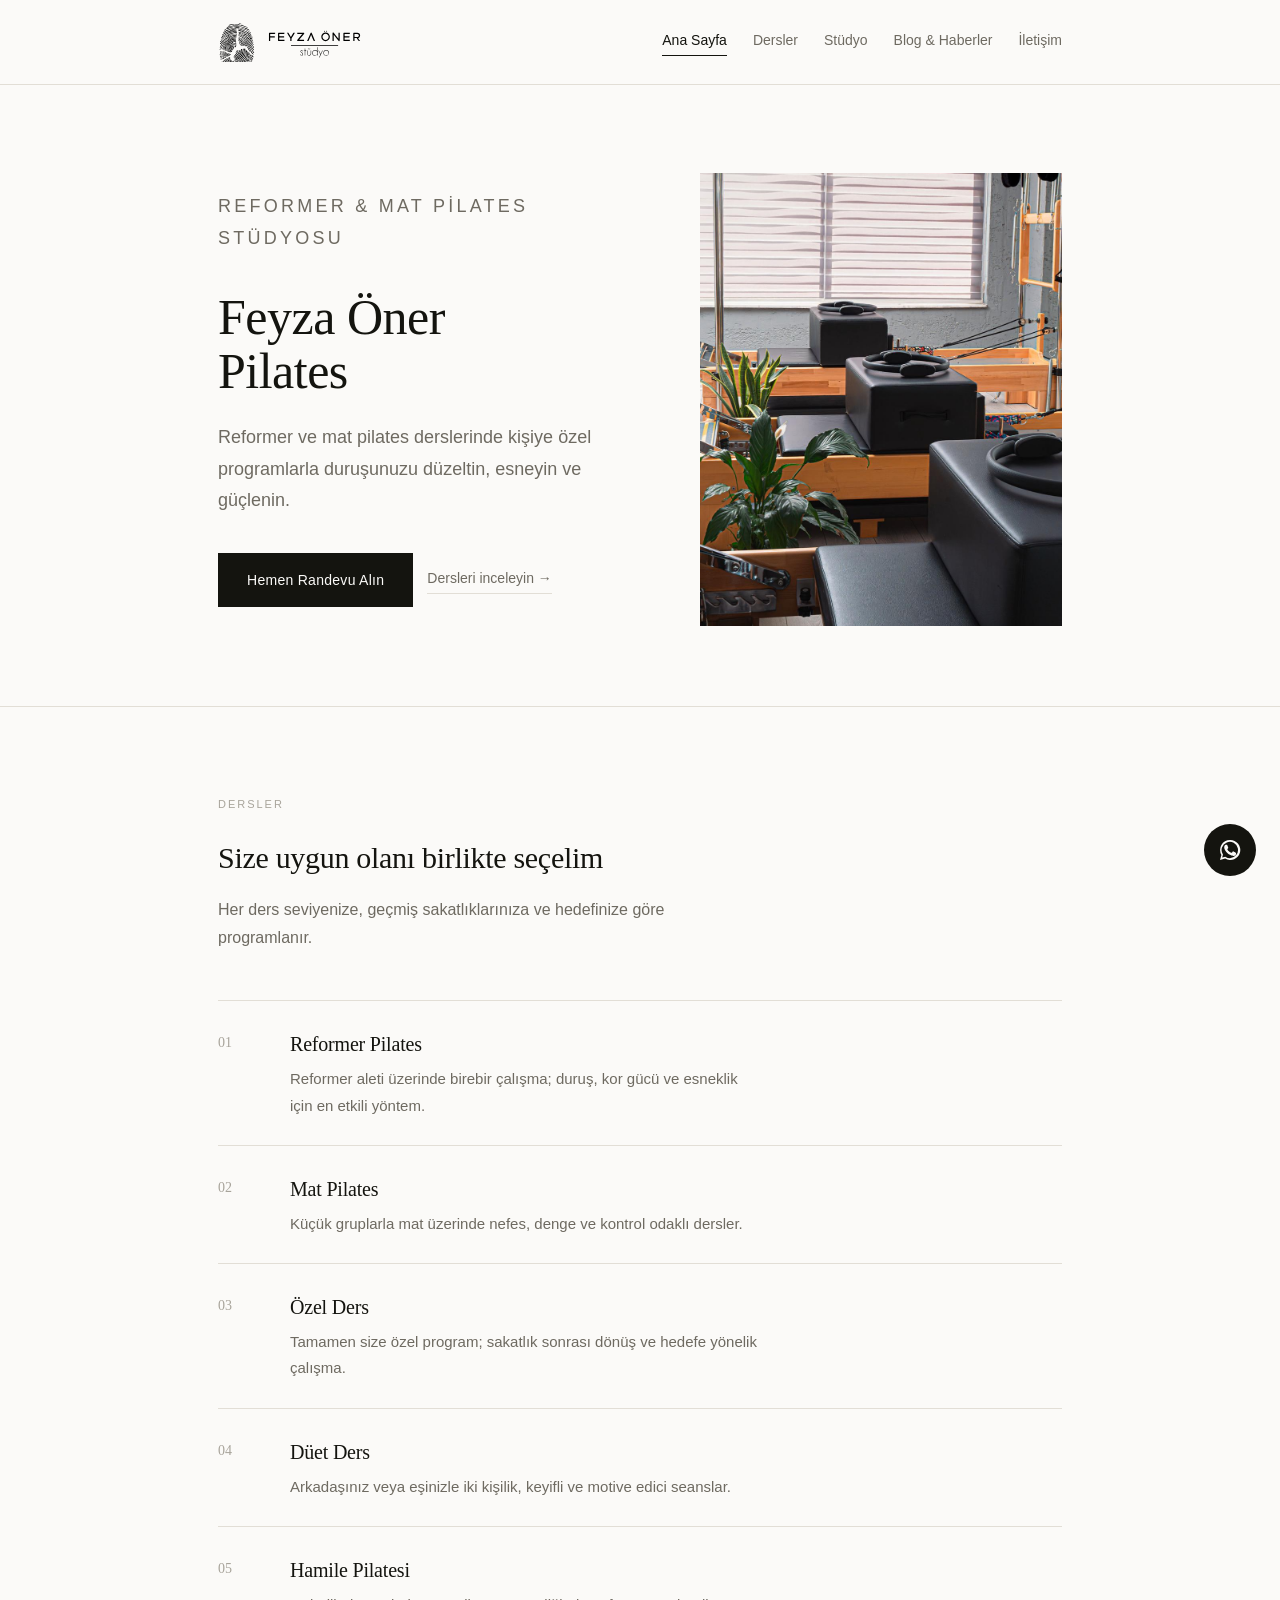
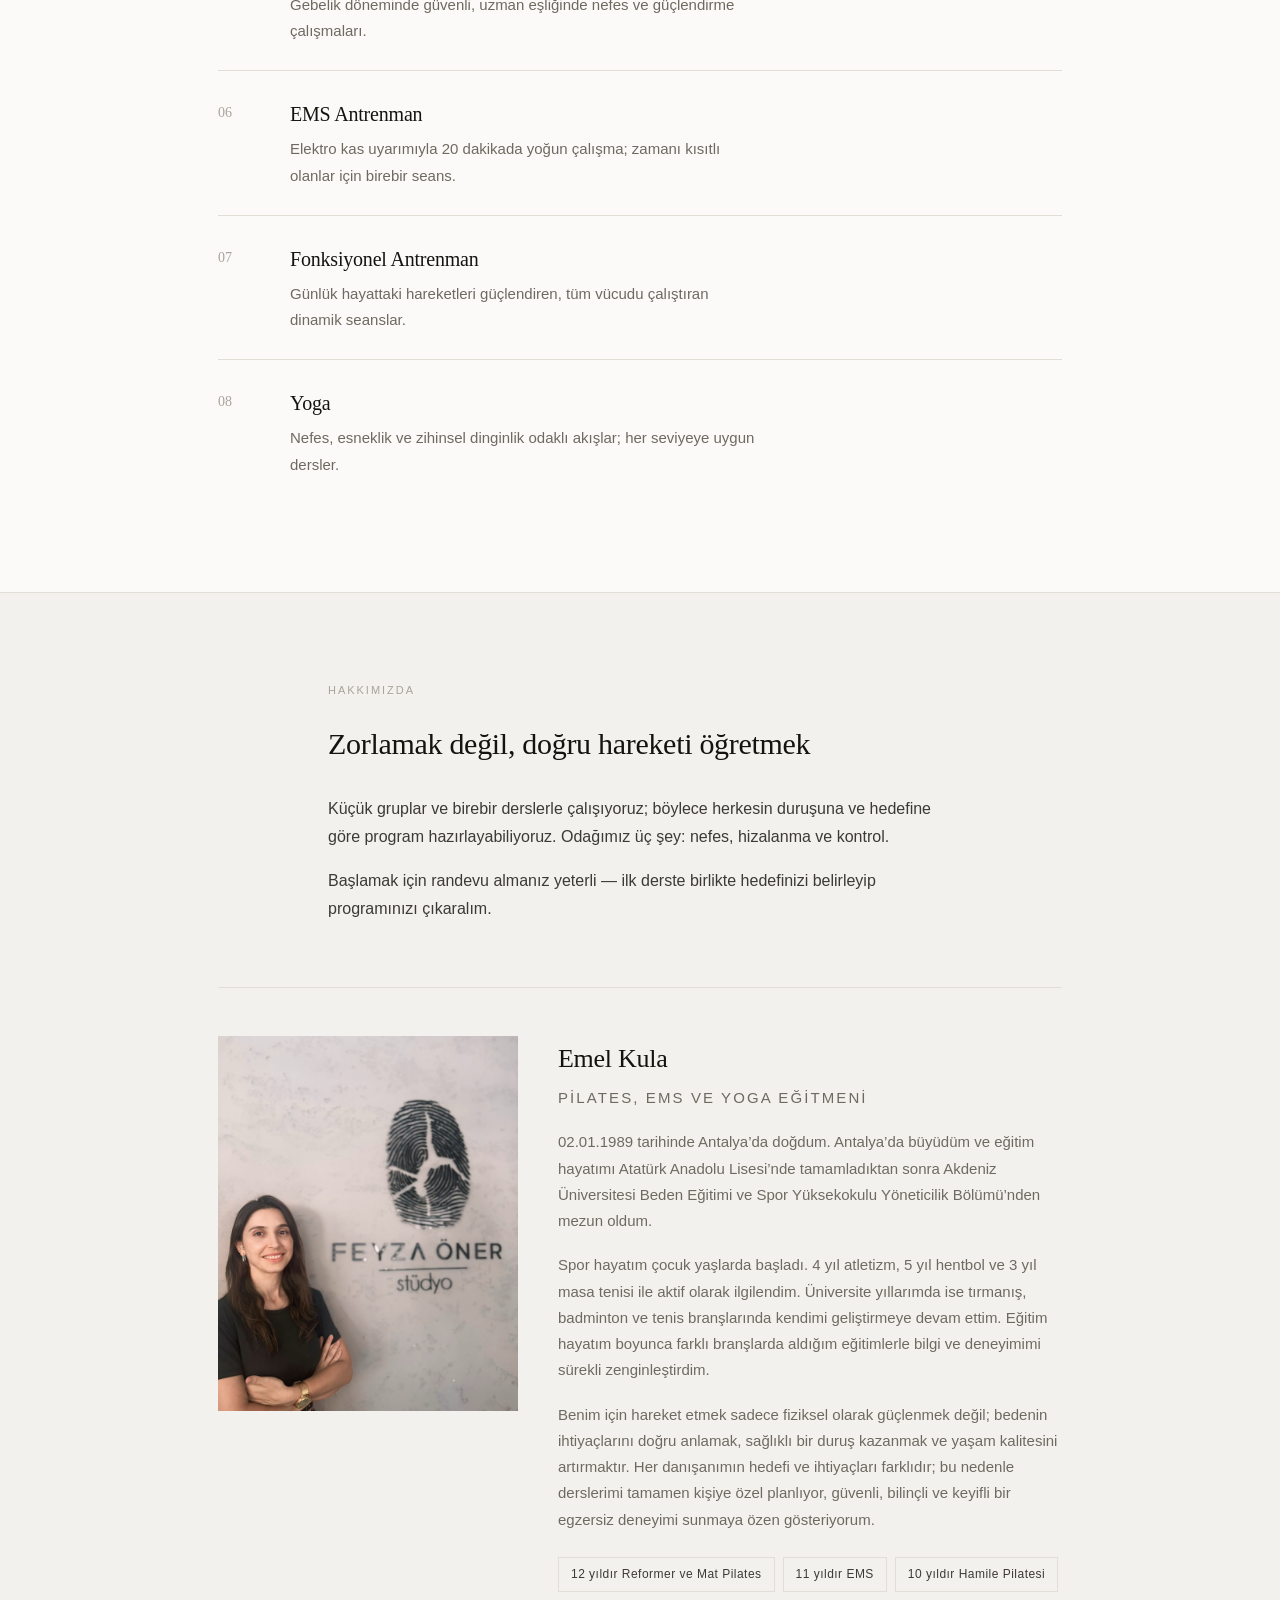
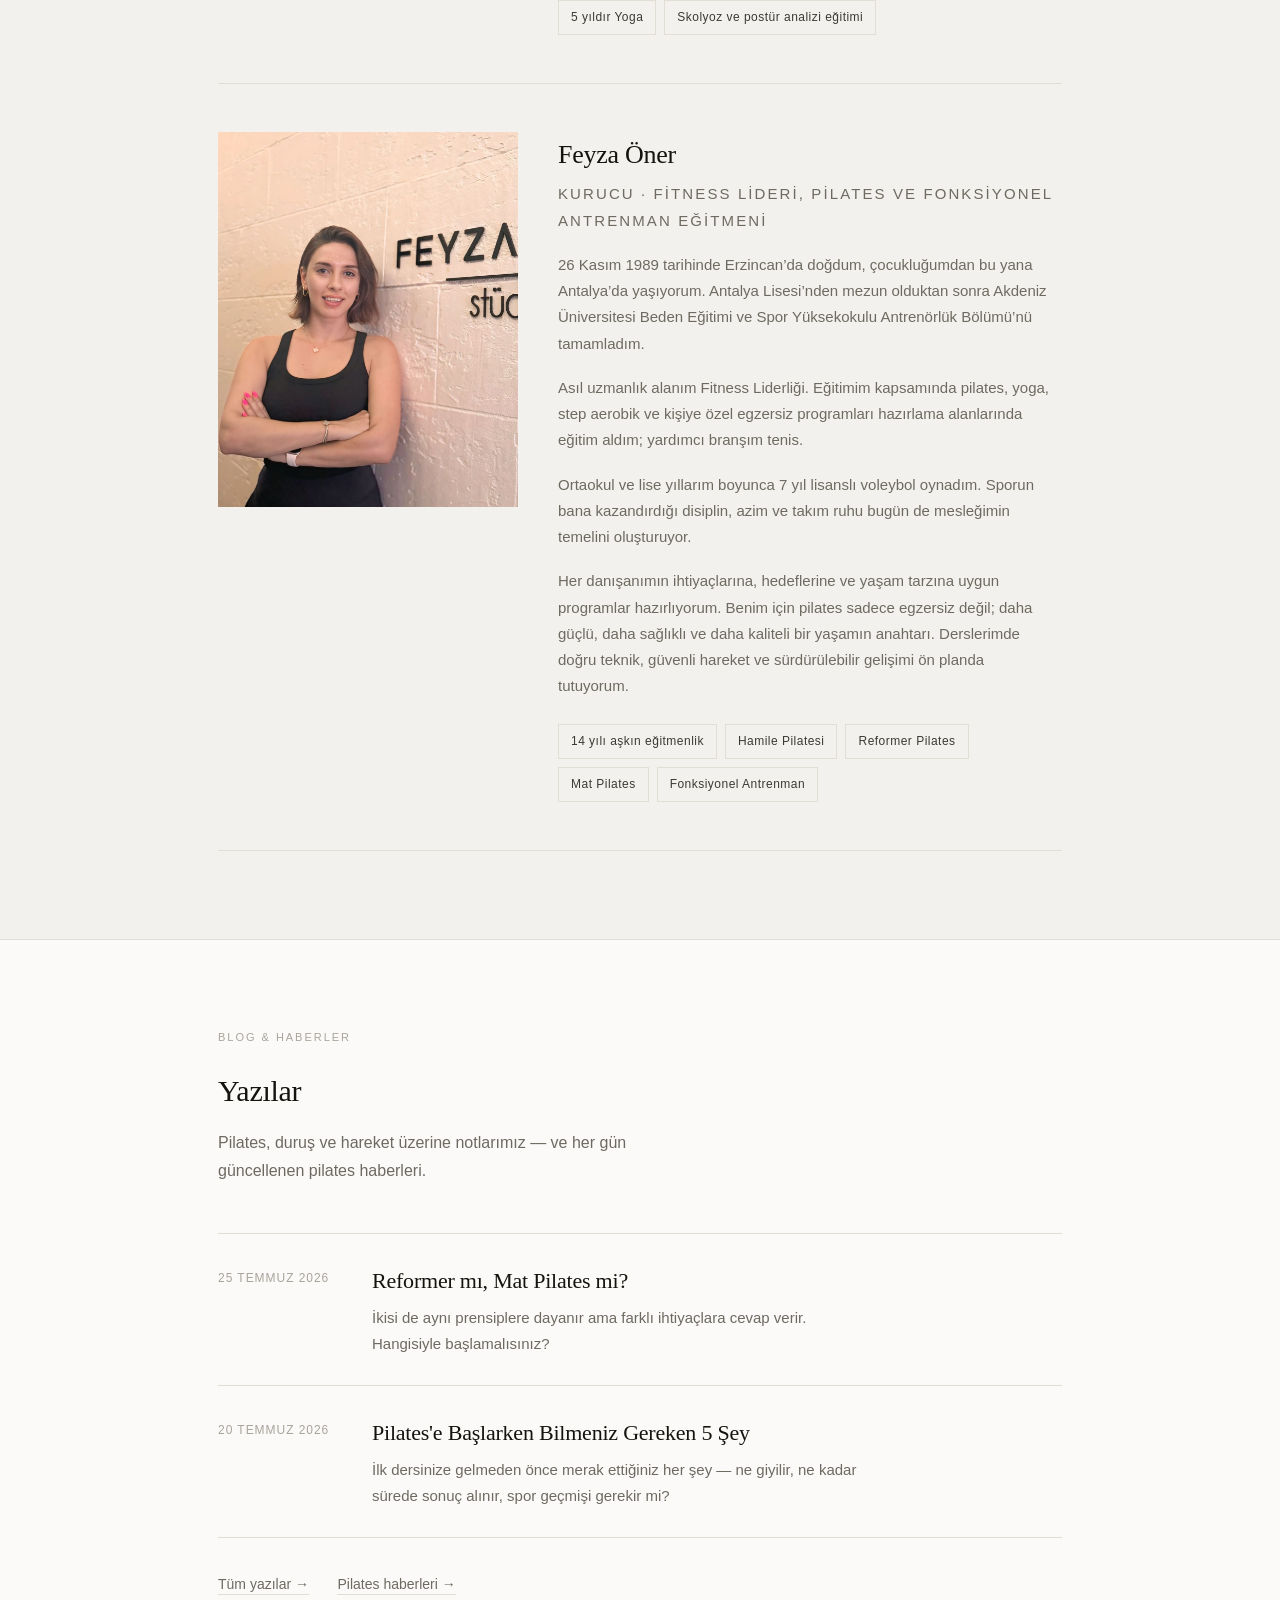
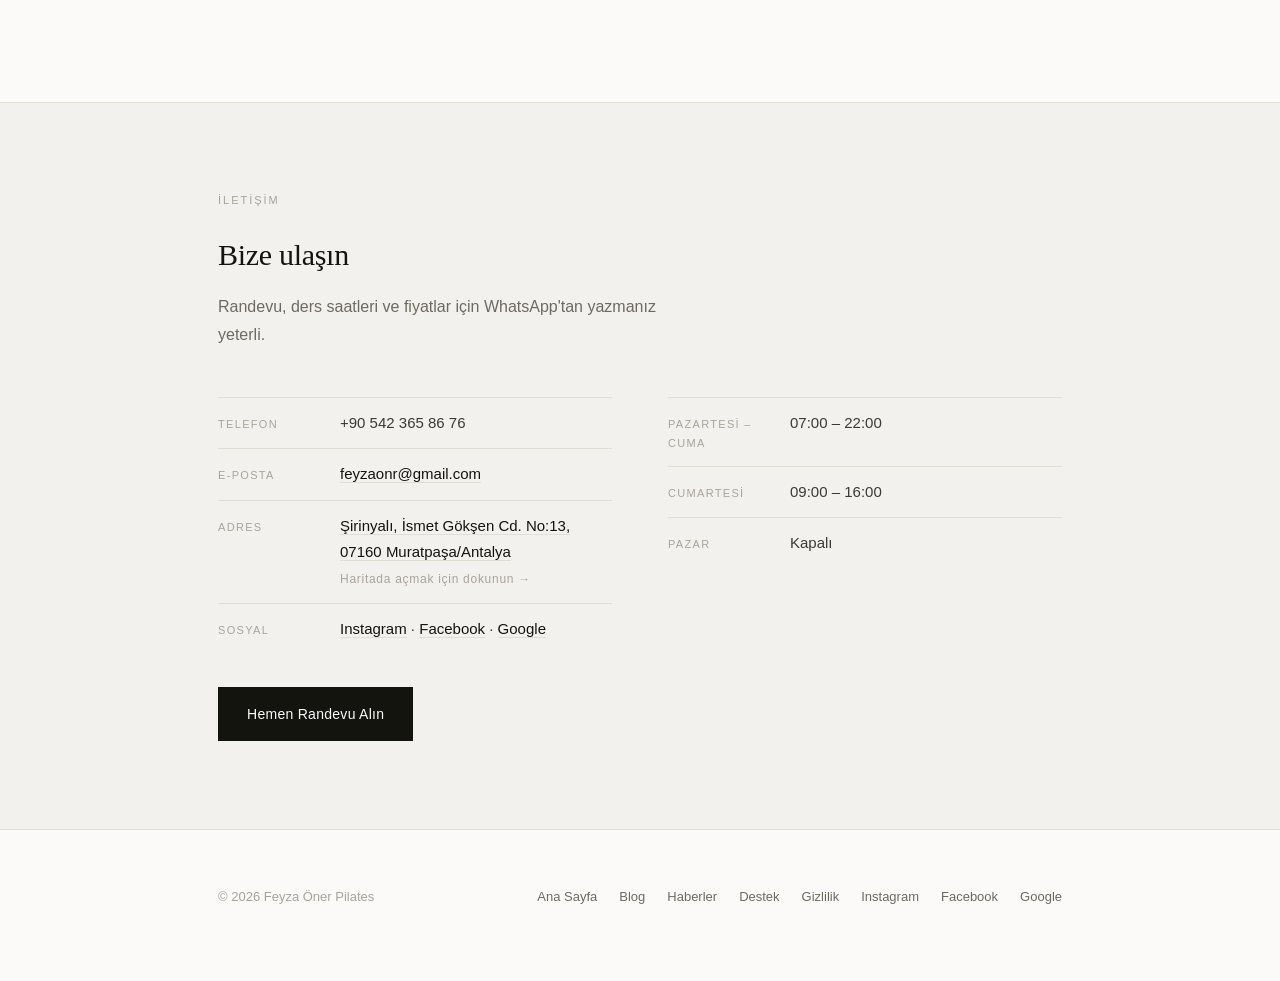
<file: index.html>
<!doctype html>
<html lang="tr">
<head>
<meta charset="utf-8" />
<meta name="viewport" content="width=device-width, initial-scale=1" />
<title>Feyza Öner Pilates — Reformer ve Mat Pilates Stüdyosu</title>
<meta name="description" content="Reformer ve mat pilates dersleri, kişiye özel programlar. Randevu için WhatsApp'tan yazın." />
<link rel="icon" type="image/png" href="medya/favicon.png" />
<link rel="apple-touch-icon" href="medya/favicon.png" />
<link rel="stylesheet" href="style.css" />
</head>
<body>

<header class="nav"><div class="nav-inner" data-nav></div></header>

<div class="hero">
  <div class="wrap hero-grid">
    <div class="hero-metin">
      <p class="eyebrow">Reformer &amp; Mat Pilates Stüdyosu</p>
      <h1 data-site="studyoAdi">Feyza Öner Pilates</h1>
      <p data-site="aciklama"></p>
      <div class="btn-row">
        <a class="btn btn-wa" data-wa="Merhaba, randevu almak istiyorum.">Hemen Randevu Alın</a>
        <a class="link-arrow" href="#dersler">Dersleri inceleyin →</a>
      </div>
    </div>
    <div class="hero-gorsel" id="heroGorsel"></div>
  </div>
</div>

<section id="dersler">
  <div class="wrap">
    <p class="eyebrow">Dersler</p>
    <h2>Size uygun olanı birlikte seçelim</h2>
    <p class="sub">Her ders seviyenize, geçmiş sakatlıklarınıza ve hedefinize göre programlanır.</p>
    <div class="grid" id="dersListesi"></div>
  </div>
</section>

<section id="hakkimizda" class="alt">
  <div class="wrap narrow">
    <p class="eyebrow">Hakkımızda</p>
    <h2>Zorlamak değil, doğru hareketi öğretmek</h2>
    <p style="margin-top:24px">
      Küçük gruplar ve birebir derslerle çalışıyoruz; böylece herkesin duruşuna ve
      hedefine göre program hazırlayabiliyoruz. Odağımız üç şey: nefes, hizalanma
      ve kontrol.
    </p>
    <p>
      Başlamak için randevu almanız yeterli — ilk derste birlikte hedefinizi
      belirleyip programınızı çıkaralım.
    </p>
  </div>
  <div class="wrap" id="ekip"></div>
</section>

<section id="blog">
  <div class="wrap">
    <p class="eyebrow">Blog &amp; Haberler</p>
    <h2>Yazılar</h2>
    <p class="sub">Pilates, duruş ve hareket üzerine notlarımız — ve her gün güncellenen pilates haberleri.</p>
    <div id="sonYazilar"></div>
    <p style="margin-top:32px">
      <a class="link-arrow" href="blog.html">Tüm yazılar →</a>
      <a class="link-arrow" href="blog.html#haberler" style="margin-left:24px">Pilates haberleri →</a>
    </p>
  </div>
</section>

<section id="iletisim" class="alt">
  <div class="wrap">
    <p class="eyebrow">İletişim</p>
    <h2>Bize ulaşın</h2>
    <p class="sub">Randevu, ders saatleri ve fiyatlar için WhatsApp'tan yazmanız yeterli.</p>
    <div class="cols">
      <div>
        <ul class="info-list" id="iletisimBilgi"></ul>
        <a class="btn btn-wa" data-wa="Merhaba, randevu almak istiyorum.">Hemen Randevu Alın</a>
      </div>
      <div>
        <ul class="info-list" id="saatler"></ul>
      </div>
    </div>
  </div>
</section>

<footer class="site" data-footer></footer>
<a class="wa-float" data-wa-float href="#"></a>

<script src="config.js"></script>
<script src="app.js"></script>
<script>
document.addEventListener('DOMContentLoaded', function () {
  var S = window.SITE;

  // Kapak görseli — dosya yoksa alan sessizce kaldırılır.
  if (S.kapakGorsel) {
    var img = new Image();
    img.src = S.kapakGorsel;
    img.alt = S.studyoAdi || '';
    img.onload = function () { document.getElementById('heroGorsel').appendChild(img); };
    img.onerror = function () {
      var el = document.getElementById('heroGorsel');
      if (el) el.remove();
    };
  } else {
    var bos = document.getElementById('heroGorsel');
    if (bos) bos.remove();
  }

  window.ekipYaz(document.getElementById('ekip'));

  document.getElementById('dersListesi').innerHTML = (S.dersler || [])
    .map(function (d) {
      return '<div class="card"><h3>' + d.ad + '</h3><p>' + d.metin + '</p></div>';
    })
    .join('');

  document.getElementById('saatler').innerHTML = (S.calismaSaatleri || [])
    .map(function (s) {
      return '<li><span class="k">' + s.gun + '</span><span>' + s.saat + '</span></li>';
    })
    .join('');

  var bilgi = [];
  if (S.telefonGorunen) bilgi.push('<li><span class="k">Telefon</span><span>' + S.telefonGorunen + '</span></li>');
  if (S.eposta) bilgi.push('<li><span class="k">E-posta</span><span><a href="mailto:' + S.eposta + '">' + S.eposta + '</a></span></li>');
  if (S.adres) {
    var harita = window.haritaLinki();
    bilgi.push(
      '<li><span class="k">Adres</span><span>' +
      (harita
        ? '<a href="' + harita + '" target="_blank" rel="noopener">' + S.adres +
          '</a><br><span class="harita-ipucu">Haritada açmak için dokunun →</span>'
        : S.adres) +
      '</span></li>'
    );
  }
  var sosyal = window.sosyalListe();
  if (sosyal.length) {
    bilgi.push(
      '<li><span class="k">Sosyal</span><span>' +
      sosyal.map(function (o) {
        return '<a href="' + o.href + '" target="_blank" rel="noopener">' + o.ad + '</a>';
      }).join(' · ') +
      '</span></li>'
    );
  }
  document.getElementById('iletisimBilgi').innerHTML = bilgi.join('');

  window.yazilariGetir().then(function (liste) {
    var el = document.getElementById('sonYazilar');
    if (!liste.length) {
      el.innerHTML = '<p class="empty">Yakında ilk yazımız burada olacak.</p>';
      return;
    }
    el.innerHTML = liste.slice(0, 3).map(window.yaziKarti).join('');
  });
});
</script>
</body>
</html>
</file>
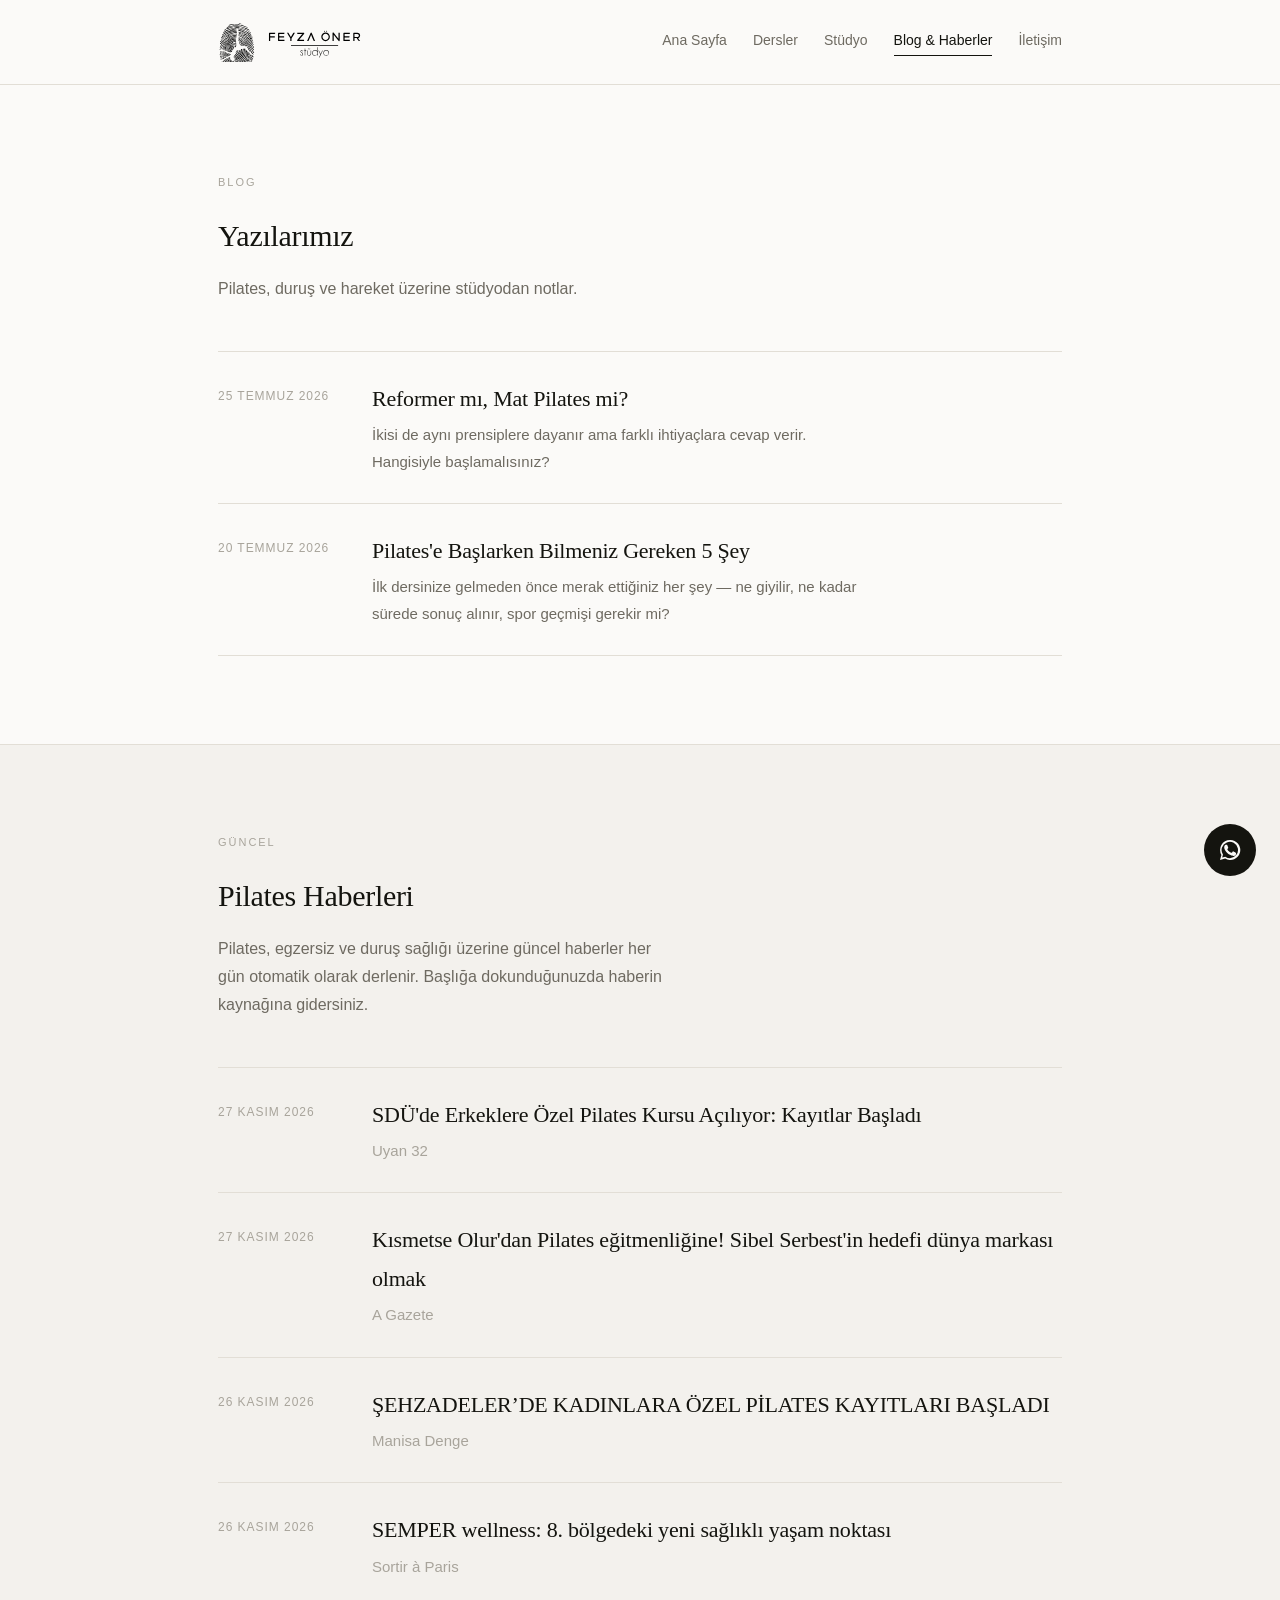
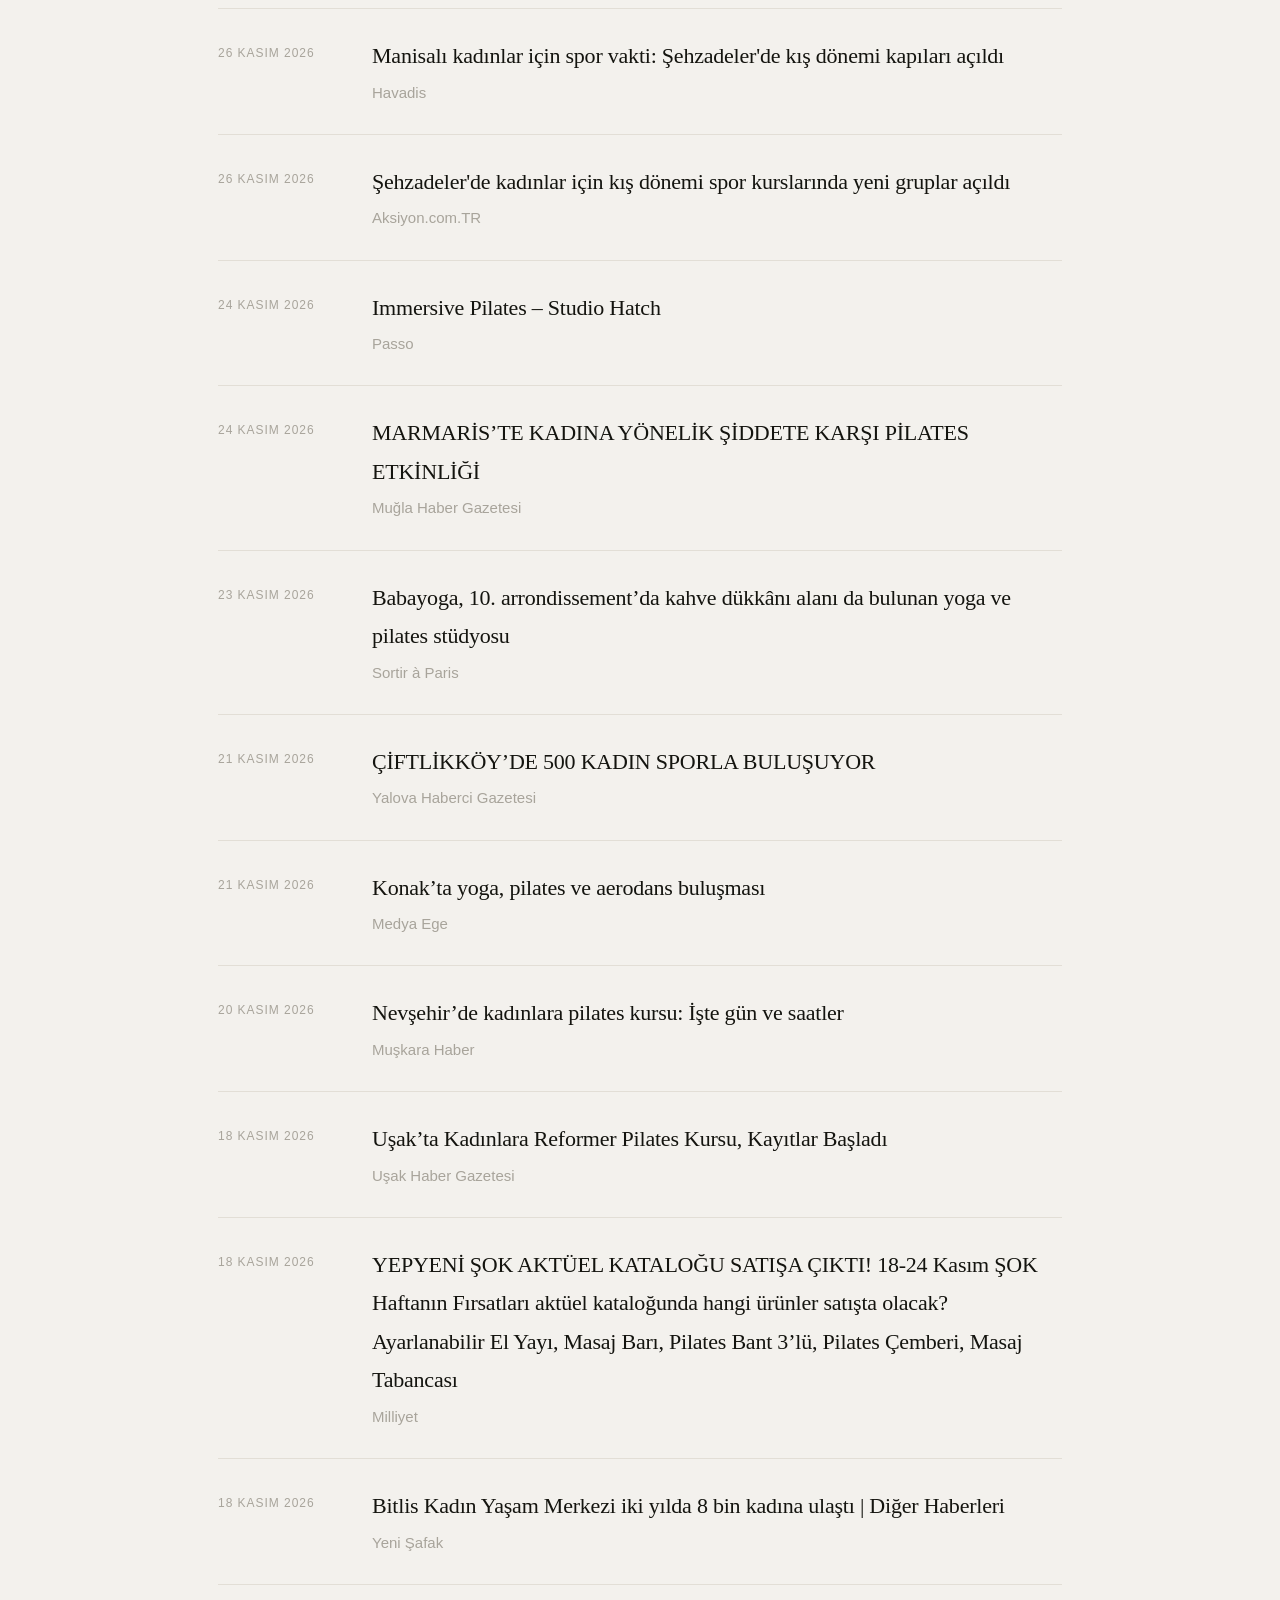
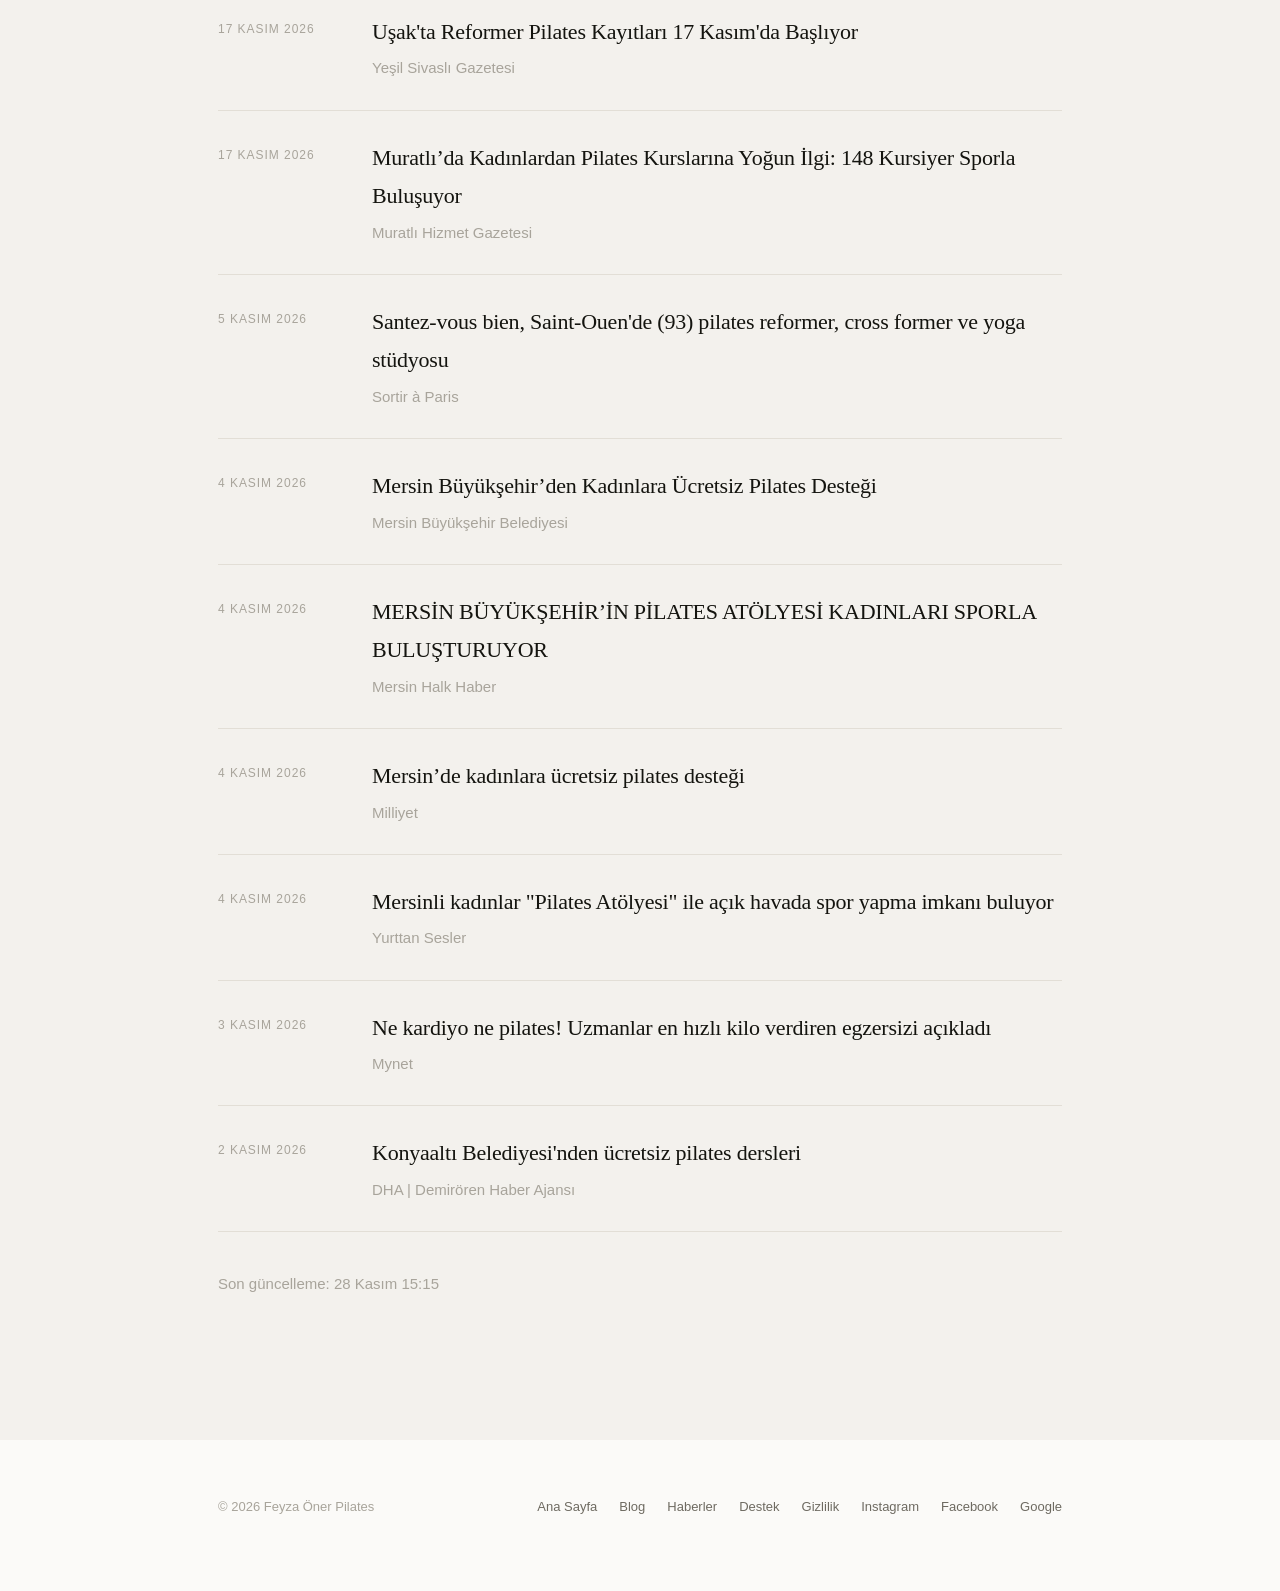
<file: blog.html>
<!doctype html>
<html lang="tr">
<head>
<meta charset="utf-8" />
<meta name="viewport" content="width=device-width, initial-scale=1" />
<title>Blog — Feyza Öner Pilates</title>
<meta name="description" content="Pilates, duruş ve hareket üzerine yazılarımız ve güncel pilates haberleri." />
<link rel="icon" type="image/png" href="medya/favicon.png" />
<link rel="apple-touch-icon" href="medya/favicon.png" />
<link rel="stylesheet" href="style.css" />
</head>
<body>

<header class="nav"><div class="nav-inner" data-nav></div></header>

<section>
  <div class="wrap">
    <p class="eyebrow">Blog</p>
    <h2>Yazılarımız</h2>
    <p class="sub">Pilates, duruş ve hareket üzerine stüdyodan notlar.</p>
    <div id="yazilar"><p class="empty">Yükleniyor...</p></div>
  </div>
</section>

<section id="haberler" class="alt" style="border-bottom:none">
  <div class="wrap">
    <p class="eyebrow">Güncel</p>
    <h2>Pilates Haberleri</h2>
    <p class="sub">
      Pilates, egzersiz ve duruş sağlığı üzerine güncel haberler her gün otomatik
      olarak derlenir. Başlığa dokunduğunuzda haberin kaynağına gidersiniz.
    </p>
    <div id="haberListesi"><p class="empty">Yükleniyor...</p></div>
    <p id="guncelleme" class="empty" style="padding-top:24px"></p>
  </div>
</section>

<footer class="site" data-footer></footer>
<a class="wa-float" data-wa-float href="#"></a>

<script src="config.js"></script>
<script src="app.js"></script>
<script>
document.addEventListener('DOMContentLoaded', function () {
  window.yazilariGetir().then(function (liste) {
    var el = document.getElementById('yazilar');
    if (!liste.length) {
      el.innerHTML = '<p class="empty">Henüz yazı yok. Yakında burada olacağız.</p>';
      return;
    }
    el.innerHTML = liste.map(window.yaziKarti).join('');
  });

  window.haberleriGetir(
    document.getElementById('haberListesi'),
    document.getElementById('guncelleme')
  );
});
</script>
</body>
</html>
</file>
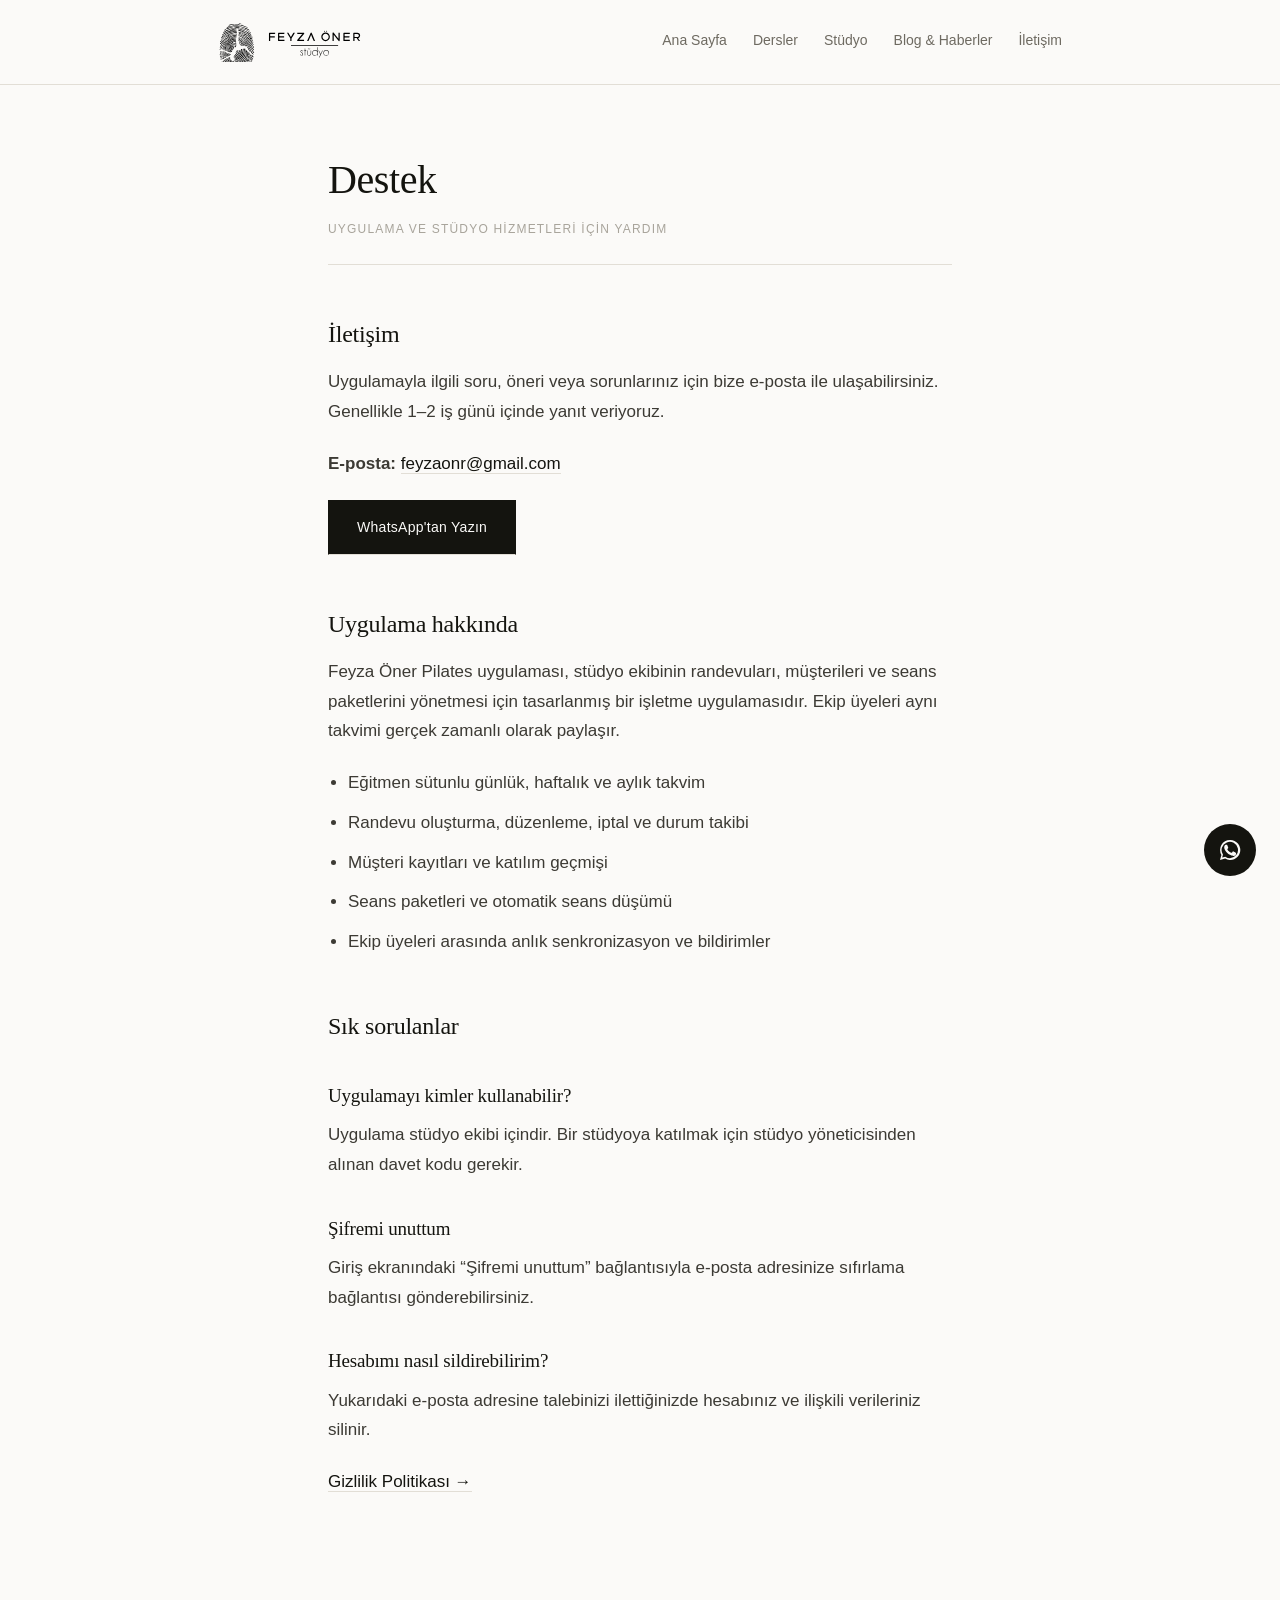
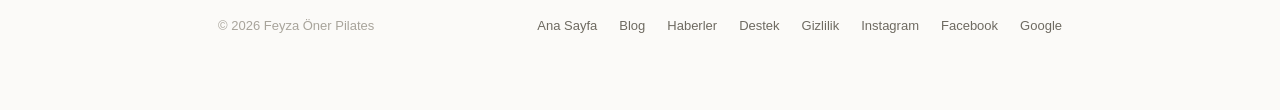
<file: destek.html>
<!doctype html>
<html lang="tr">
<head>
<meta charset="utf-8" />
<meta name="viewport" content="width=device-width, initial-scale=1" />
<title>Destek — Feyza Öner Pilates</title>
<link rel="icon" type="image/png" href="medya/favicon.png" />
<link rel="apple-touch-icon" href="medya/favicon.png" />
<link rel="stylesheet" href="style.css" />
</head>
<body>

<header class="nav"><div class="nav-inner" data-nav></div></header>

<div class="wrap narrow">
  <article class="post-body">
    <h1>Destek</h1>
    <div class="meta">Uygulama ve stüdyo hizmetleri için yardım</div>

    <h2>İletişim</h2>
    <p>
      Uygulamayla ilgili soru, öneri veya sorunlarınız için bize e-posta ile
      ulaşabilirsiniz. Genellikle 1–2 iş günü içinde yanıt veriyoruz.
    </p>
    <p><strong>E-posta:</strong> <a id="epostaBag" href="#"></a></p>
    <p><a class="btn btn-wa" data-wa="Merhaba, uygulama hakkında destek almak istiyorum.">WhatsApp'tan Yazın</a></p>

    <h2>Uygulama hakkında</h2>
    <p>
      Feyza Öner Pilates uygulaması, stüdyo ekibinin randevuları, müşterileri ve
      seans paketlerini yönetmesi için tasarlanmış bir işletme uygulamasıdır.
      Ekip üyeleri aynı takvimi gerçek zamanlı olarak paylaşır.
    </p>
    <ul>
      <li>Eğitmen sütunlu günlük, haftalık ve aylık takvim</li>
      <li>Randevu oluşturma, düzenleme, iptal ve durum takibi</li>
      <li>Müşteri kayıtları ve katılım geçmişi</li>
      <li>Seans paketleri ve otomatik seans düşümü</li>
      <li>Ekip üyeleri arasında anlık senkronizasyon ve bildirimler</li>
    </ul>

    <h2>Sık sorulanlar</h2>
    <h3>Uygulamayı kimler kullanabilir?</h3>
    <p>
      Uygulama stüdyo ekibi içindir. Bir stüdyoya katılmak için stüdyo
      yöneticisinden alınan davet kodu gerekir.
    </p>
    <h3>Şifremi unuttum</h3>
    <p>
      Giriş ekranındaki “Şifremi unuttum” bağlantısıyla e-posta adresinize
      sıfırlama bağlantısı gönderebilirsiniz.
    </p>
    <h3>Hesabımı nasıl sildirebilirim?</h3>
    <p>
      Yukarıdaki e-posta adresine talebinizi ilettiğinizde hesabınız ve ilişkili
      verileriniz silinir.
    </p>

    <p><a href="gizlilik.html">Gizlilik Politikası →</a></p>
  </article>
</div>

<footer class="site" data-footer></footer>
<a class="wa-float" data-wa-float href="#"></a>

<script src="config.js"></script>
<script src="app.js"></script>
<script>
document.addEventListener('DOMContentLoaded', function () {
  var e = window.SITE.eposta || '';
  var a = document.getElementById('epostaBag');
  a.href = 'mailto:' + e;
  a.textContent = e;
});
</script>
</body>
</html>
</file>
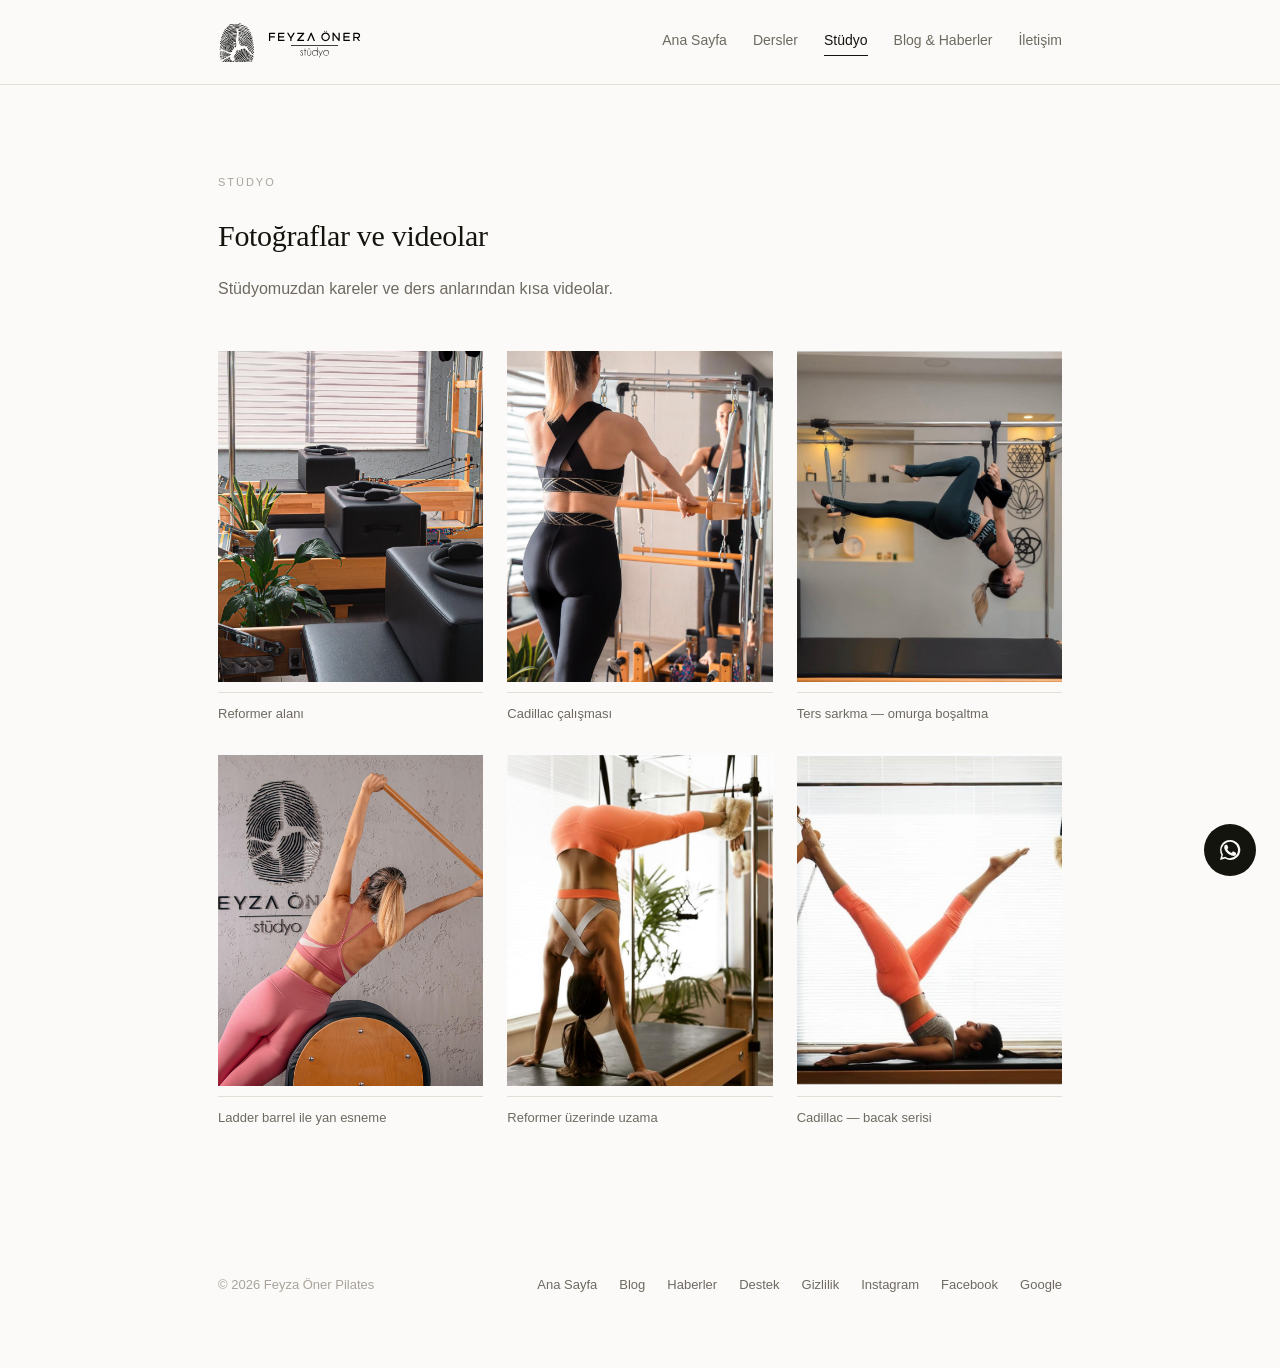
<file: galeri.html>
<!doctype html>
<html lang="tr">
<head>
<meta charset="utf-8" />
<meta name="viewport" content="width=device-width, initial-scale=1" />
<title>Stüdyo — Feyza Öner Pilates</title>
<meta name="description" content="Stüdyomuzdan fotoğraflar ve ders videoları." />
<link rel="icon" type="image/png" href="medya/favicon.png" />
<link rel="apple-touch-icon" href="medya/favicon.png" />
<link rel="stylesheet" href="style.css" />
</head>
<body>

<header class="nav"><div class="nav-inner" data-nav></div></header>

<section style="border-bottom:none">
  <div class="wrap">
    <p class="eyebrow">Stüdyo</p>
    <h2>Fotoğraflar ve videolar</h2>
    <p class="sub">Stüdyomuzdan kareler ve ders anlarından kısa videolar.</p>
    <div id="galeri"><p class="empty">Yükleniyor...</p></div>
  </div>
</section>

<footer class="site" data-footer></footer>
<a class="wa-float" data-wa-float href="#"></a>

<script src="config.js"></script>
<script src="app.js"></script>
<script>
document.addEventListener('DOMContentLoaded', function () {
  var el = document.getElementById('galeri');
  var ogeler = (window.SITE && window.SITE.galeri) || [];

  if (!ogeler.length) {
    el.innerHTML = '<p class="empty">Yakında stüdyomuzdan görseller burada olacak.</p>';
    return;
  }

  el.className = 'medya-grid';
  el.innerHTML = ogeler.map(function (o) {
    var alt = (o.baslik || 'Stüdyo görseli').replace(/"/g, '&quot;');
    // Dosyası bulunmayan görsel sessizce gizlenir (yükleme henüz yapılmadıysa).
    var gizle = ' onerror="this.closest(\'figure\').remove()"';

    if (o.tur === 'video') {
      // Yerel video dosyası
      return (
        '<figure class="medya">' +
        '<video controls preload="metadata" playsinline src="' + o.kaynak + '"' +
        (o.kapak ? ' poster="' + o.kapak + '"' : '') + '></video>' +
        (o.baslik ? '<figcaption>' + o.baslik + '</figcaption>' : '') +
        '</figure>'
      );
    }

    if (o.tur === 'youtube') {
      return (
        '<figure class="medya medya-genis">' +
        '<div class="oran-16-9"><iframe src="https://www.youtube-nocookie.com/embed/' + o.kaynak +
        '" title="' + alt + '" loading="lazy" allowfullscreen ' +
        'allow="accelerometer; clipboard-write; encrypted-media; gyroscope; picture-in-picture"></iframe></div>' +
        (o.baslik ? '<figcaption>' + o.baslik + '</figcaption>' : '') +
        '</figure>'
      );
    }

    return (
      '<figure class="medya">' +
      '<img src="' + o.kaynak + '" alt="' + alt + '" loading="lazy"' + gizle + '>' +
      (o.baslik ? '<figcaption>' + o.baslik + '</figcaption>' : '') +
      '</figure>'
    );
  }).join('');

  // Hiçbir görsel yüklenemediyse bilgilendirici mesaj göster.
  setTimeout(function () {
    if (el.querySelectorAll('figure').length === 0) {
      el.className = '';
      el.innerHTML = '<p class="empty">Yakında stüdyomuzdan görseller burada olacak.</p>';
    }
  }, 1200);
});
</script>
</body>
</html>
</file>
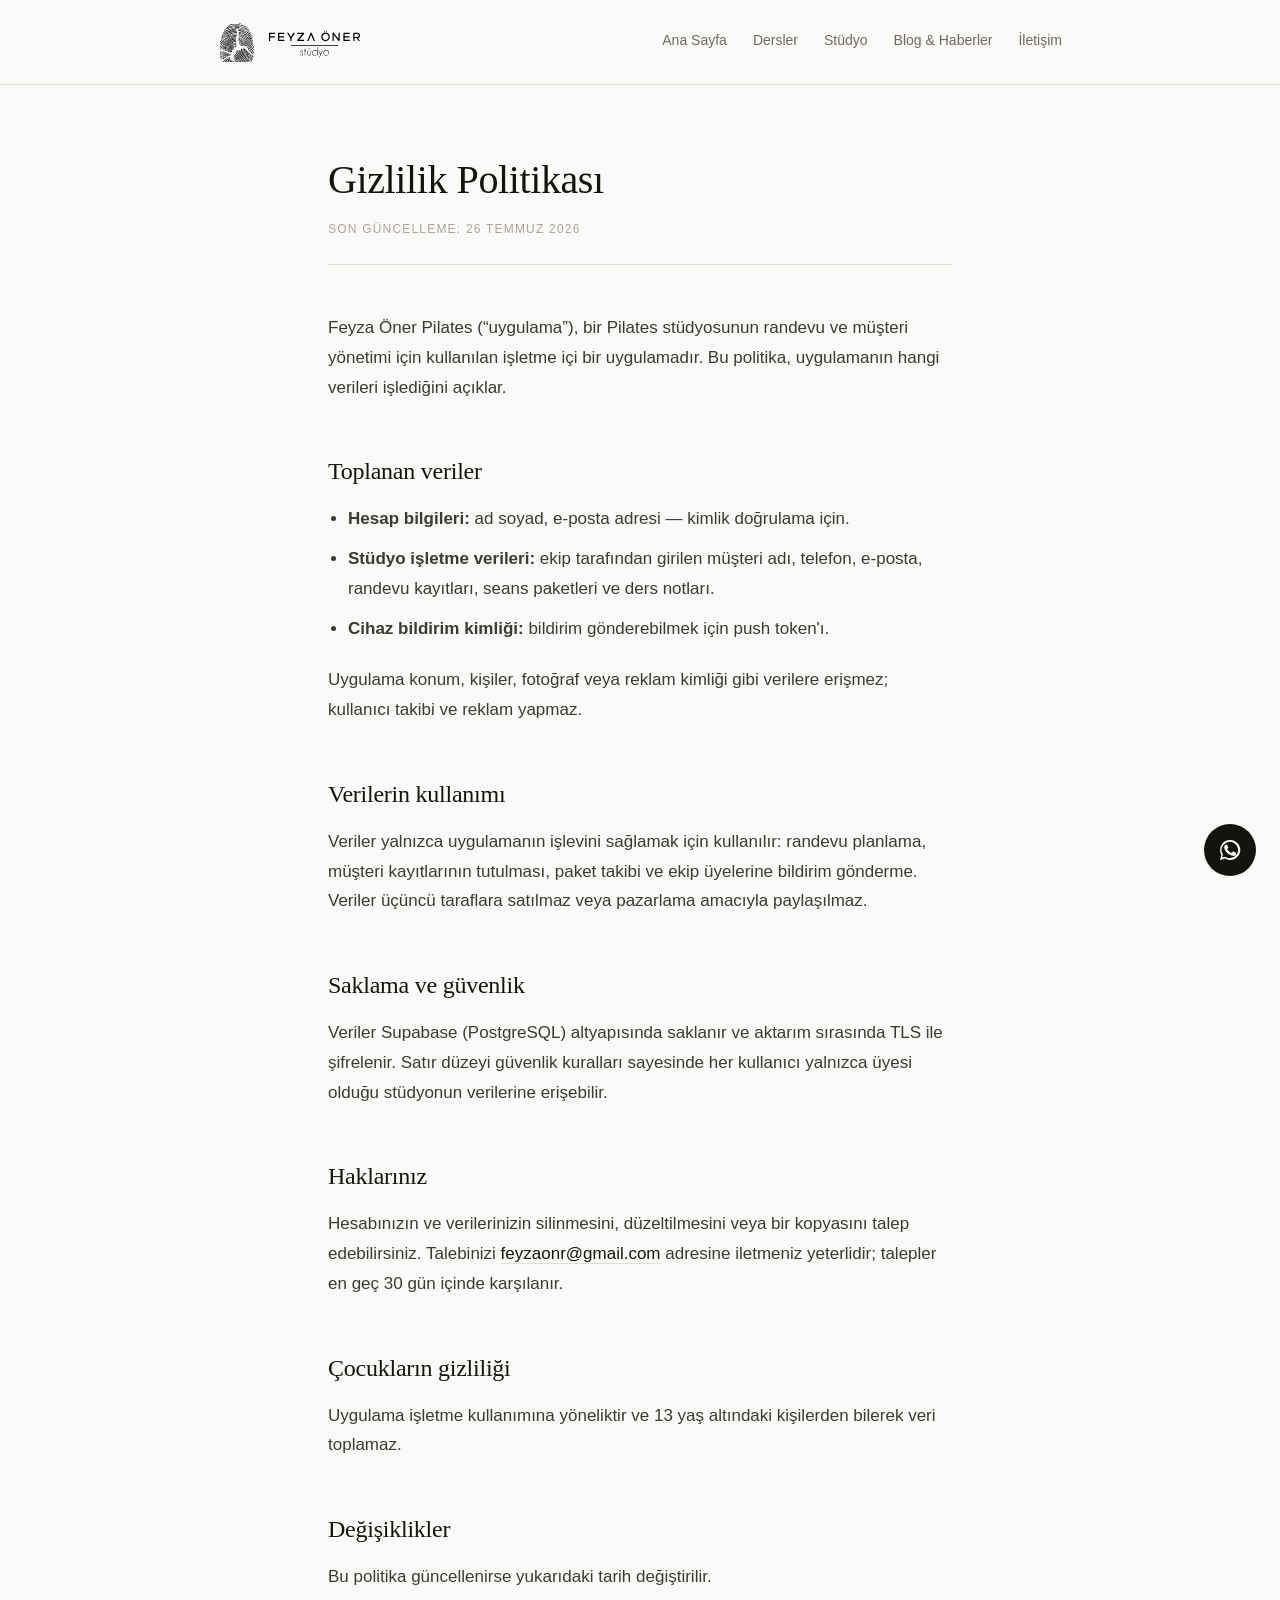
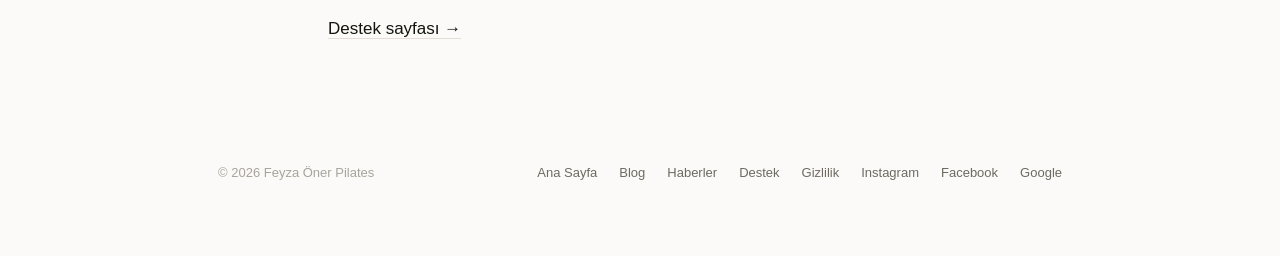
<file: gizlilik.html>
<!doctype html>
<html lang="tr">
<head>
<meta charset="utf-8" />
<meta name="viewport" content="width=device-width, initial-scale=1" />
<title>Gizlilik Politikası — Feyza Öner Pilates</title>
<link rel="icon" type="image/png" href="medya/favicon.png" />
<link rel="apple-touch-icon" href="medya/favicon.png" />
<link rel="stylesheet" href="style.css" />
</head>
<body>

<header class="nav"><div class="nav-inner" data-nav></div></header>

<div class="wrap narrow">
  <article class="post-body">
    <h1>Gizlilik Politikası</h1>
    <div class="meta">Son güncelleme: 26 Temmuz 2026</div>

    <p>
      Feyza Öner Pilates (“uygulama”), bir Pilates stüdyosunun randevu ve müşteri
      yönetimi için kullanılan işletme içi bir uygulamadır. Bu politika, uygulamanın
      hangi verileri işlediğini açıklar.
    </p>

    <h2>Toplanan veriler</h2>
    <ul>
      <li><strong>Hesap bilgileri:</strong> ad soyad, e-posta adresi — kimlik doğrulama için.</li>
      <li><strong>Stüdyo işletme verileri:</strong> ekip tarafından girilen müşteri adı,
        telefon, e-posta, randevu kayıtları, seans paketleri ve ders notları.</li>
      <li><strong>Cihaz bildirim kimliği:</strong> bildirim gönderebilmek için push token'ı.</li>
    </ul>
    <p>
      Uygulama konum, kişiler, fotoğraf veya reklam kimliği gibi verilere erişmez;
      kullanıcı takibi ve reklam yapmaz.
    </p>

    <h2>Verilerin kullanımı</h2>
    <p>
      Veriler yalnızca uygulamanın işlevini sağlamak için kullanılır: randevu planlama,
      müşteri kayıtlarının tutulması, paket takibi ve ekip üyelerine bildirim gönderme.
      Veriler üçüncü taraflara satılmaz veya pazarlama amacıyla paylaşılmaz.
    </p>

    <h2>Saklama ve güvenlik</h2>
    <p>
      Veriler Supabase (PostgreSQL) altyapısında saklanır ve aktarım sırasında TLS ile
      şifrelenir. Satır düzeyi güvenlik kuralları sayesinde her kullanıcı yalnızca üyesi
      olduğu stüdyonun verilerine erişebilir.
    </p>

    <h2>Haklarınız</h2>
    <p>
      Hesabınızın ve verilerinizin silinmesini, düzeltilmesini veya bir kopyasını talep
      edebilirsiniz. Talebinizi <a id="epostaBag" href="#"></a> adresine iletmeniz
      yeterlidir; talepler en geç 30 gün içinde karşılanır.
    </p>

    <h2>Çocukların gizliliği</h2>
    <p>
      Uygulama işletme kullanımına yöneliktir ve 13 yaş altındaki kişilerden bilerek
      veri toplamaz.
    </p>

    <h2>Değişiklikler</h2>
    <p>Bu politika güncellenirse yukarıdaki tarih değiştirilir.</p>

    <p><a href="destek.html">Destek sayfası →</a></p>
  </article>
</div>

<footer class="site" data-footer></footer>
<a class="wa-float" data-wa-float href="#"></a>

<script src="config.js"></script>
<script src="app.js"></script>
<script>
document.addEventListener('DOMContentLoaded', function () {
  var e = window.SITE.eposta || '';
  var a = document.getElementById('epostaBag');
  a.href = 'mailto:' + e;
  a.textContent = e;
});
</script>
</body>
</html>
</file>
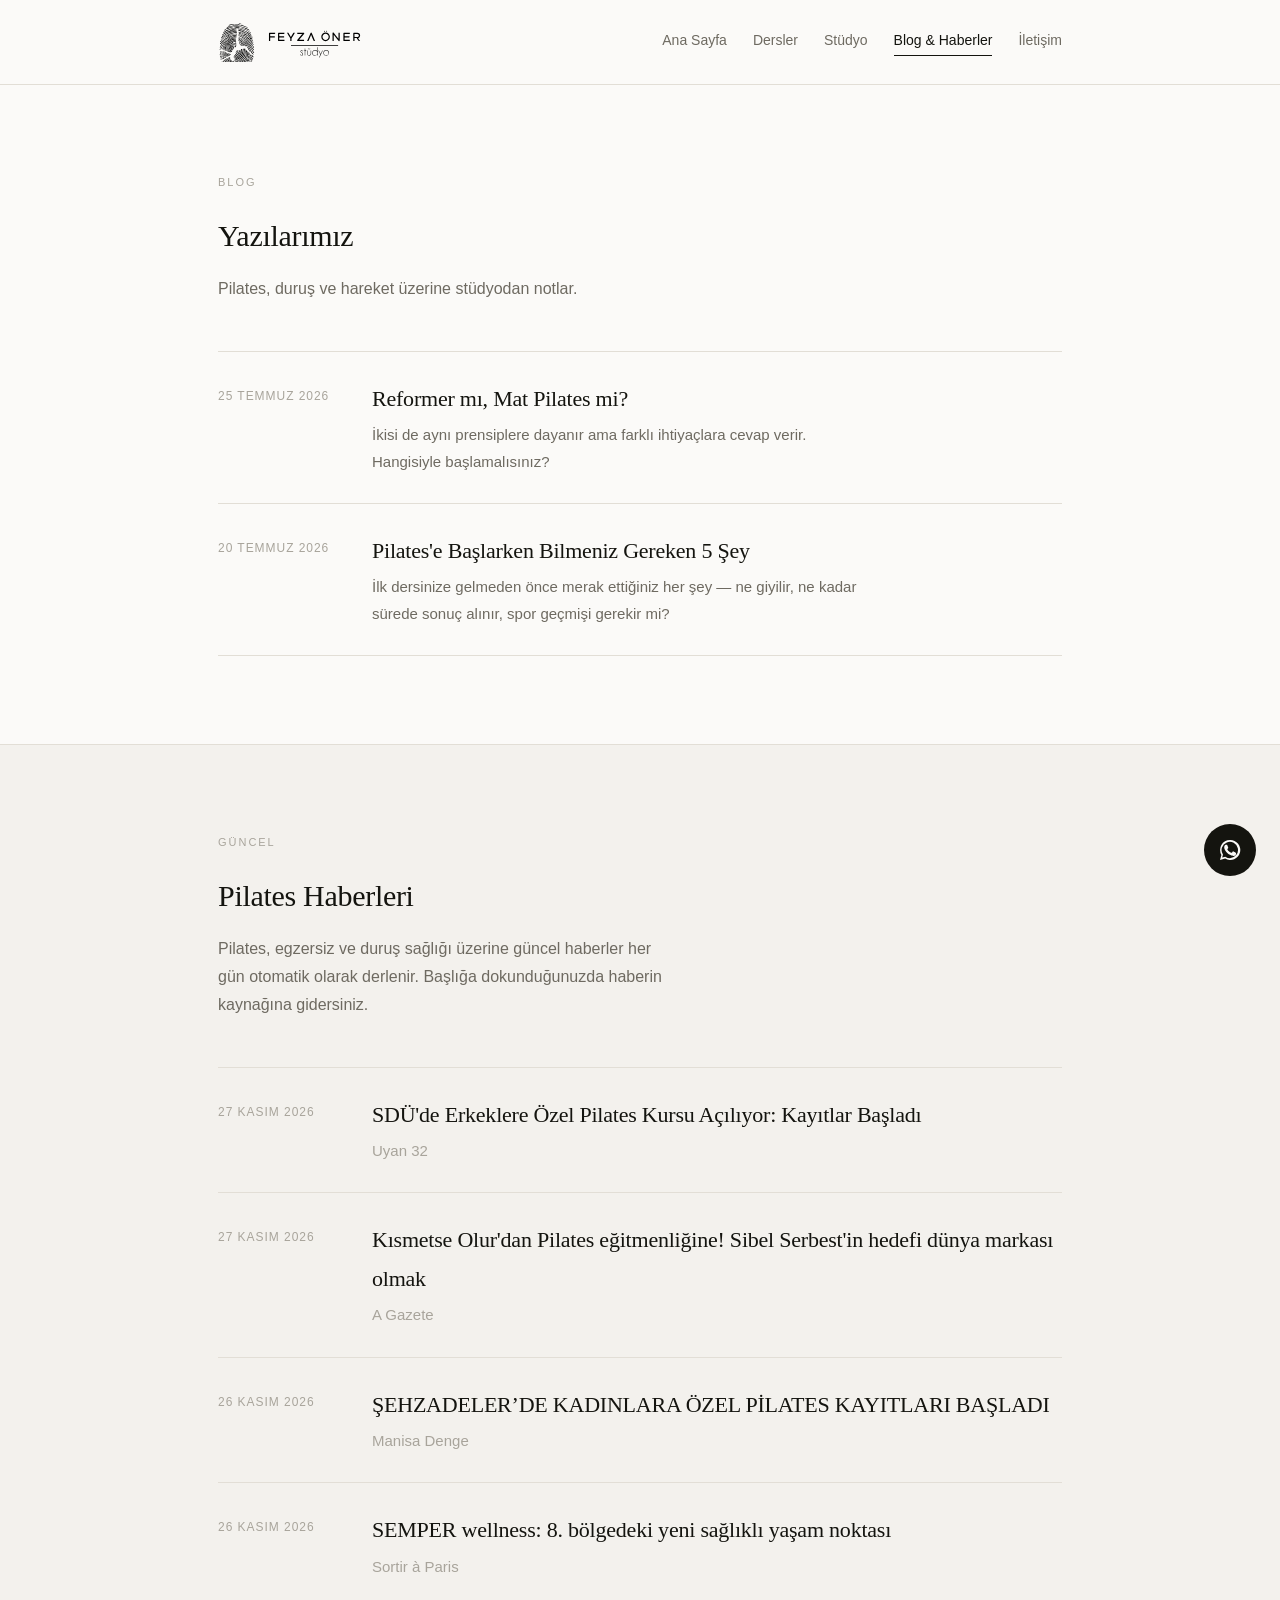
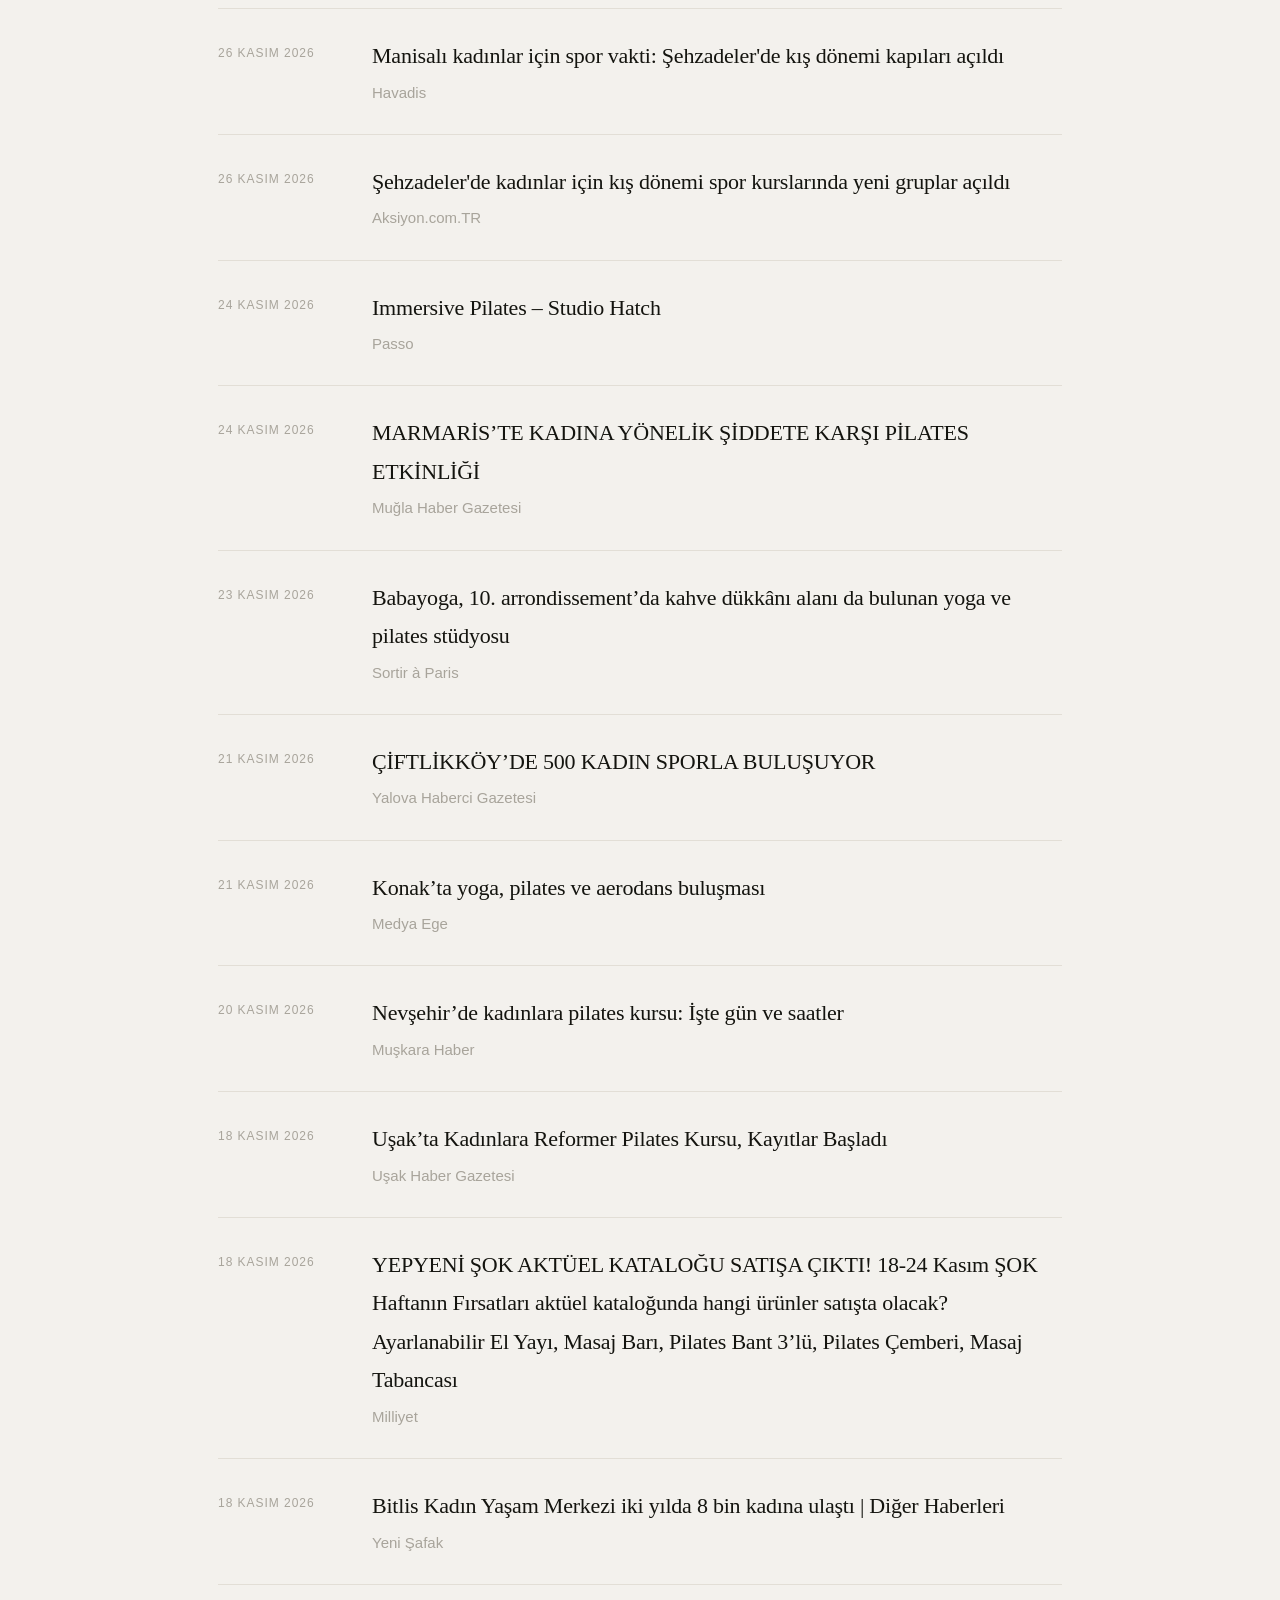
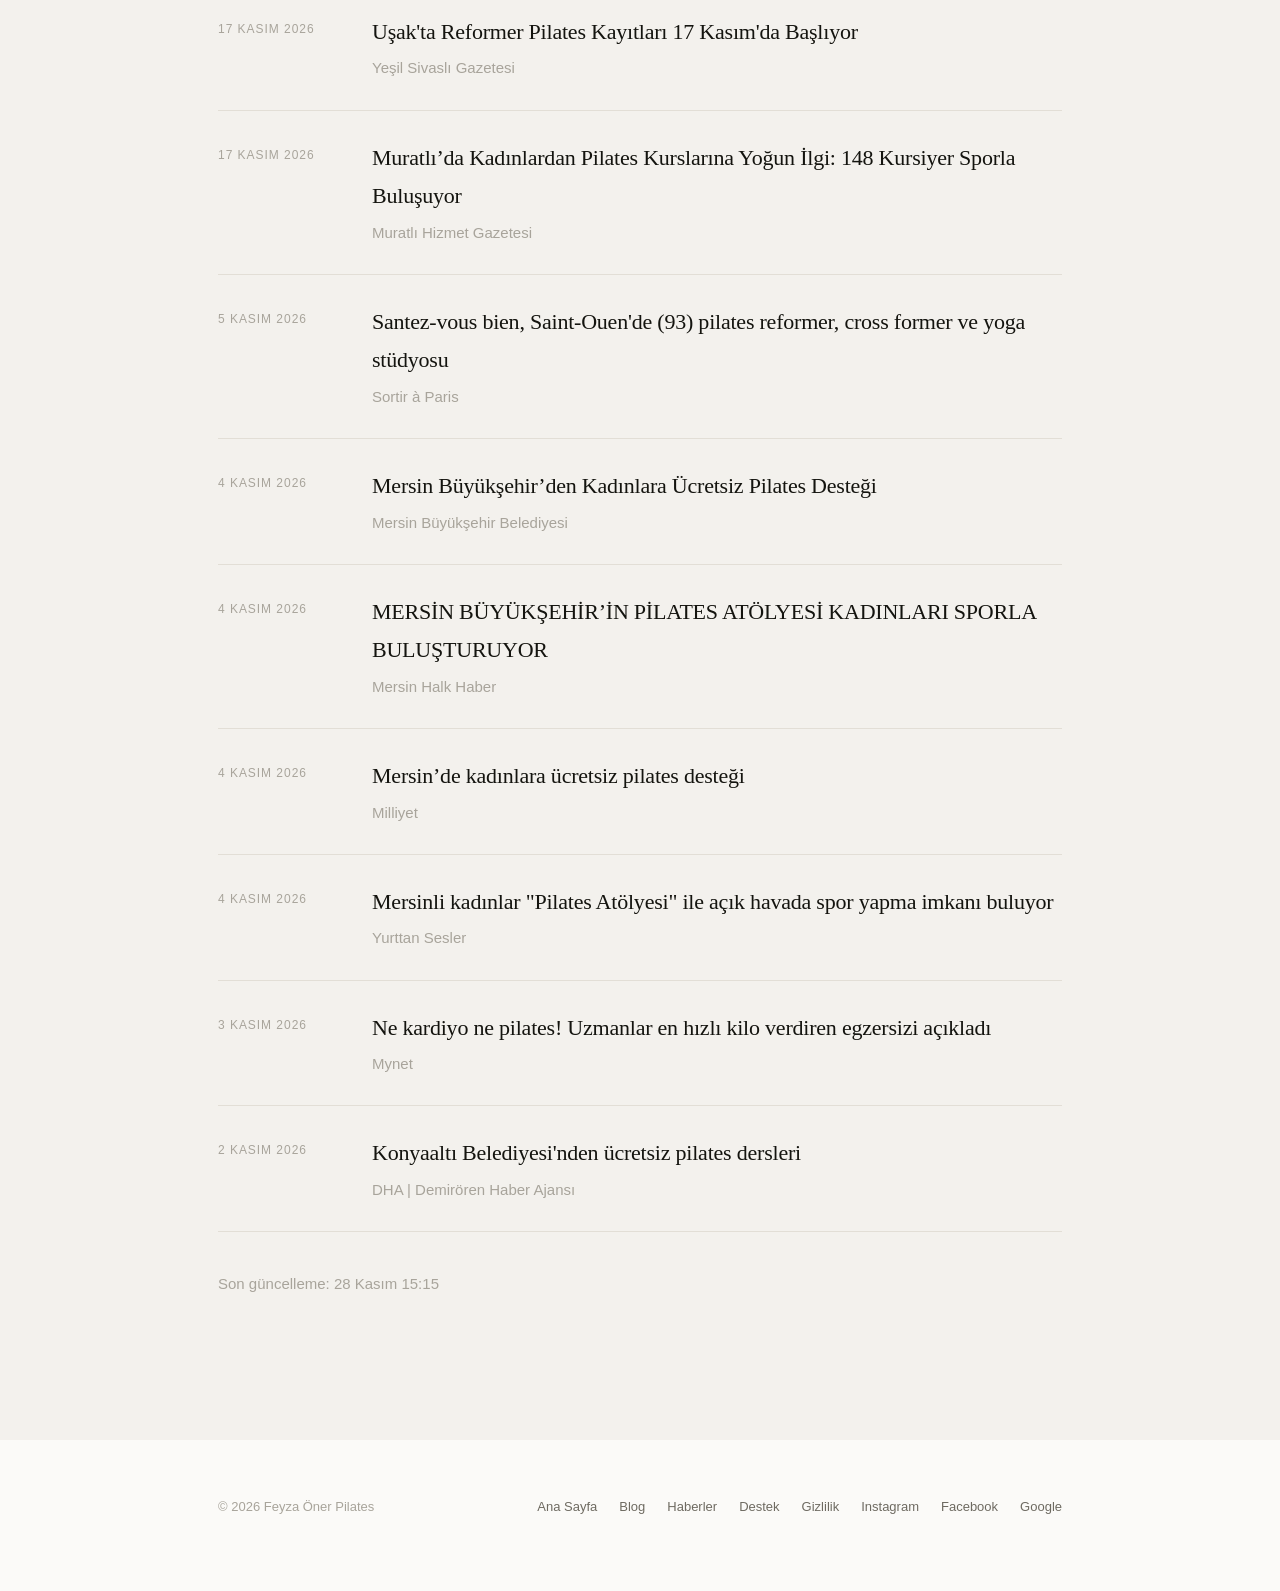
<file: haberler.html>
<!doctype html>
<html lang="tr">
<head>
<meta charset="utf-8" />
<meta name="viewport" content="width=device-width, initial-scale=1" />
<title>Pilates Haberleri — Feyza Öner Pilates</title>
<meta name="description" content="Pilates, egzersiz ve duruş sağlığı hakkında güncel haberler." />
<!-- Haberler artık blog sayfasının içinde. Eski bağlantılar buradan yönlenir. -->
<link rel="canonical" href="blog.html" />
<meta http-equiv="refresh" content="0; url=blog.html#haberler" />
<link rel="icon" type="image/png" href="medya/favicon.png" />
<link rel="stylesheet" href="style.css" />
</head>
<body>
<section style="border-bottom:none">
  <div class="wrap">
    <p class="empty">
      Haberler blog sayfasına taşındı.
      <a href="blog.html#haberler">Devam etmek için dokunun →</a>
    </p>
  </div>
</section>
<script>location.replace('blog.html#haberler');</script>
</body>
</html>
</file>
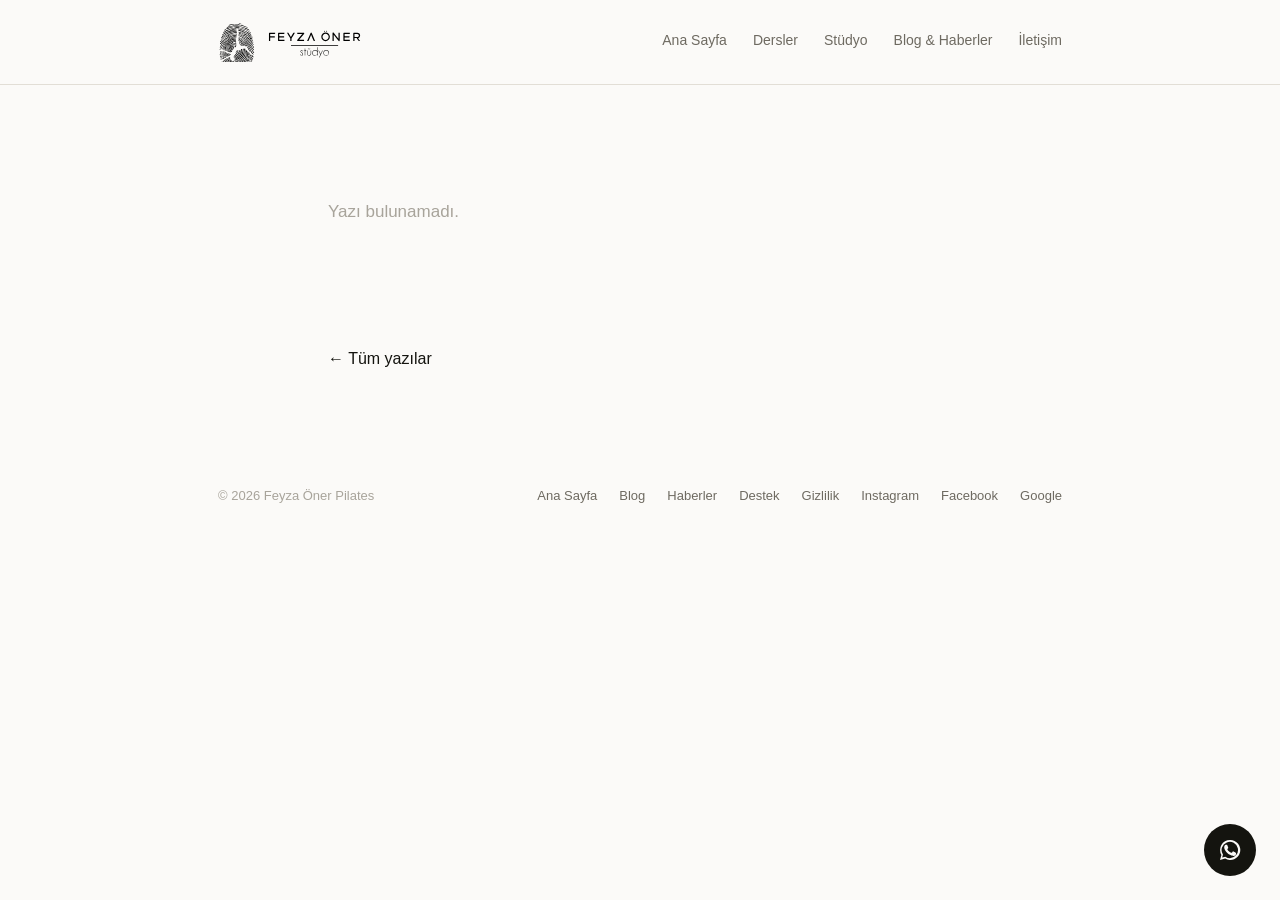
<file: yazi.html>
<!doctype html>
<html lang="tr">
<head>
<meta charset="utf-8" />
<meta name="viewport" content="width=device-width, initial-scale=1" />
<title>Yazı — Feyza Öner Pilates</title>
<link rel="icon" type="image/png" href="medya/favicon.png" />
<link rel="apple-touch-icon" href="medya/favicon.png" />
<link rel="stylesheet" href="style.css" />
</head>
<body>

<header class="nav"><div class="nav-inner" data-nav></div></header>

<div class="wrap narrow">
  <article class="post-body" id="icerik">
    <p class="empty">Yükleniyor...</p>
  </article>
  <p style="padding-bottom:40px"><a href="blog.html">← Tüm yazılar</a></p>
</div>

<footer class="site" data-footer></footer>
<a class="wa-float" data-wa-float href="#"></a>

<script src="config.js"></script>
<script src="app.js"></script>
<script>
document.addEventListener('DOMContentLoaded', function () {
  var el = document.getElementById('icerik');
  var dosya = new URLSearchParams(location.search).get('y');

  if (!dosya || /[^a-zA-Z0-9._-]/.test(dosya)) {
    el.innerHTML = '<p class="empty">Yazı bulunamadı.</p>';
    return;
  }

  window.yazilariGetir().then(function (liste) {
    var bilgi = liste.filter(function (y) { return y.dosya === dosya; })[0];

    fetch('yazilar/' + dosya + '?v=' + Date.now())
      .then(function (r) {
        if (!r.ok) throw new Error('bulunamadı');
        return r.text();
      })
      .then(function (metin) {
        // Ön bilgi (--- ... ---) bloğunu ve baştaki H1'i ayır:
        // başlık sayfanın üstünde ayrıca gösteriliyor, iki kez çıkmasın.
        var govde = metin
          .replace(/^---[\s\S]*?---\s*/, '')
          .replace(/^\s*#\s+.*(\r?\n)+/, '');
        var baslik = (bilgi && bilgi.baslik) || 'Yazı';
        document.title = baslik + ' — ' + (window.SITE.studyoAdi || '');
        el.innerHTML =
          '<h1>' + baslik + '</h1>' +
          '<div class="meta">' + window.tarihYaz(bilgi && bilgi.tarih) + '</div>' +
          window.markdownToHtml(govde);
      })
      .catch(function () {
        el.innerHTML = '<p class="empty">Yazı bulunamadı.</p>';
      });
  });
});
</script>
</body>
</html>
</file>
<file: style.css>
/* Feyza Öner Pilates — minimalist, tipografi odaklı editoryal tasarım */
:root {
  --paper: #FBFAF8;
  --paper-alt: #F3F1ED;
  --ink: #14140F;
  --ink-2: #3C3A34;
  --ink-3: #6E6A61;
  --ink-4: #A8A49B;
  --rule: #E2DED6;
  --accent: #4A5B4B;
  color-scheme: light;
}

* { box-sizing: border-box; }

html { -webkit-text-size-adjust: 100%; }

body {
  margin: 0;
  font-family: -apple-system, BlinkMacSystemFont, "Segoe UI", Roboto, Helvetica, Arial, sans-serif;
  font-size: 16px;
  line-height: 1.75;
  background: var(--paper);
  color: var(--ink-2);
  -webkit-font-smoothing: antialiased;
}

h1, h2, h3, .serif {
  font-family: ui-serif, Georgia, "Times New Roman", serif;
  font-weight: 400;
  color: var(--ink);
  letter-spacing: -0.01em;
}

img { max-width: 100%; height: auto; display: block; }
a { color: var(--ink); text-decoration: none; }

.wrap { max-width: 900px; margin: 0 auto; padding: 0 28px; }
.narrow { max-width: 680px; }

/* Küçük büyük harfli etiket */
.eyebrow {
  font-size: 11px;
  letter-spacing: 0.18em;
  text-transform: uppercase;
  color: var(--ink-4);
  margin: 0 0 18px;
}

/* Üst menü */
header.nav {
  border-bottom: 1px solid var(--rule);
  background: var(--paper);
}
.nav-inner {
  display: flex; align-items: center; justify-content: space-between;
  gap: 20px; height: 84px; max-width: 900px; margin: 0 auto; padding: 0 28px;
}
.brand {
  font-family: ui-serif, Georgia, serif;
  font-size: 18px; color: var(--ink); letter-spacing: -0.01em; white-space: nowrap;
  display: flex; align-items: center; gap: 11px;
}
.brand-isaret { height: 40px; width: auto; }
.brand-yazi { height: 31px; width: auto; }
.nav-links { display: flex; gap: 26px; }
.nav-links a {
  font-size: 14px; color: var(--ink-3); padding-bottom: 2px;
  border-bottom: 1px solid transparent;
}
.nav-links a:hover { color: var(--ink); }
.nav-links a.active { color: var(--ink); border-bottom-color: var(--ink); }

/* Giriş bölümü */
.hero { padding: 88px 0 80px; border-bottom: 1px solid var(--rule); }
.hero-grid {
  display: grid; grid-template-columns: 1fr 0.85fr; gap: 56px; align-items: center;
}
.hero h1 {
  font-size: 50px; line-height: 1.08; margin: 0 0 24px; max-width: 14ch;
}
.hero p {
  font-size: 18px; color: var(--ink-3); max-width: 44ch; margin: 0 0 36px;
}
.hero-gorsel img {
  width: 100%; aspect-ratio: 4 / 5; object-fit: cover; background: var(--paper-alt);
}

/* Bağlantı ve düğmeler */
.btn {
  display: inline-block; font-size: 14px; letter-spacing: 0.02em;
  padding: 14px 28px; border: 1px solid var(--ink); color: var(--ink);
  background: transparent; transition: background .18s ease, color .18s ease;
}
.btn:hover { background: var(--ink); color: var(--paper); }
.btn-wa { background: var(--ink); color: var(--paper); border-color: var(--ink); }
.btn-wa:hover { background: transparent; color: var(--ink); }
.btn-row { display: flex; gap: 14px; flex-wrap: wrap; align-items: center; }
.link-arrow { font-size: 14px; color: var(--ink-3); border-bottom: 1px solid var(--rule); padding-bottom: 2px; }
.link-arrow:hover { color: var(--ink); border-bottom-color: var(--ink); }

/* Bölümler */
section { padding: 88px 0; border-bottom: 1px solid var(--rule); }
section h2 { font-size: 30px; margin: 0 0 12px; }
section .sub { color: var(--ink-3); margin: 0 0 48px; max-width: 52ch; }
.alt { background: var(--paper-alt); }

/* Numaralı liste görünümlü hizmetler */
.grid { counter-reset: sira; }
.grid .card {
  counter-increment: sira;
  display: grid; grid-template-columns: 52px 1fr; gap: 4px 20px;
  padding: 26px 0; border-top: 1px solid var(--rule);
}
.grid .card::before {
  content: counter(sira, decimal-leading-zero);
  grid-row: 1 / span 2;
  font-family: ui-serif, Georgia, serif; font-size: 14px; color: var(--ink-4);
  padding-top: 4px;
}
.grid .card h3 { font-size: 20px; margin: 0; }
.grid .card p { margin: 0; color: var(--ink-3); font-size: 15px; max-width: 56ch; }

/* Eğitmen tanıtımları */
#ekip { margin-top: 64px; }
.kisi {
  display: grid; grid-template-columns: 300px 1fr; gap: 40px;
  padding: 48px 0; border-top: 1px solid var(--rule);
}
.kisi:last-child { border-bottom: 1px solid var(--rule); }
.kisi-foto img {
  width: 100%; aspect-ratio: 4 / 5; object-fit: cover; object-position: center top;
  background: var(--paper-alt);
}
/* Fotoğraf yüklenemezse metin tüm genişliği kullansın (sınıfı app.js ekler). */
.kisi.kisi-tek { grid-template-columns: 1fr; }
.kisi-metin h3 {
  font-size: 26px; margin: 0 0 4px;
  font-family: ui-serif, Georgia, serif; color: var(--ink);
}
.kisi-unvan {
  font-size: 11px; letter-spacing: 0.14em; text-transform: uppercase;
  color: var(--ink-4); margin: 0 0 24px;
}
.kisi-metin p { margin: 0 0 18px; font-size: 15px; color: var(--ink-3); max-width: 60ch; }
.kisi-deneyim {
  list-style: none; margin: 24px 0 0; padding: 0;
  display: flex; flex-wrap: wrap; gap: 8px;
}
.kisi-deneyim li {
  font-size: 12px; letter-spacing: 0.04em; color: var(--ink-2);
  border: 1px solid var(--rule); padding: 6px 12px;
}

/* Blog listesi — kutusuz satırlar */
a.post {
  display: grid; grid-template-columns: 130px 1fr; gap: 4px 24px;
  padding: 28px 0; border-top: 1px solid var(--rule); color: inherit;
}
a.post:last-child { border-bottom: 1px solid var(--rule); }
a.post .date {
  grid-row: 1 / span 2;
  font-size: 12px; letter-spacing: 0.08em; text-transform: uppercase;
  color: var(--ink-4); padding-top: 6px;
}
a.post h3 { font-size: 22px; margin: 0; transition: opacity .18s ease; }
a.post p { margin: 0; color: var(--ink-3); font-size: 15px; max-width: 60ch; }
a.post:hover h3 { opacity: .6; }

/* İletişim */
.cols { display: grid; grid-template-columns: 1fr 1fr; gap: 56px; }
.info-list { list-style: none; padding: 0; margin: 0 0 32px; }
.info-list li {
  display: grid; grid-template-columns: 110px 1fr; gap: 12px;
  padding: 12px 0; border-top: 1px solid var(--rule); font-size: 15px;
}
.info-list .k {
  font-size: 11px; letter-spacing: 0.12em; text-transform: uppercase;
  color: var(--ink-4); padding-top: 5px;
}
.info-list a { border-bottom: 1px solid var(--rule); }
.harita-ipucu {
  display: inline-block; margin-top: 4px;
  font-size: 12px; letter-spacing: 0.06em; color: var(--ink-4);
}

/* Yazı içeriği */
article.post-body { padding: 72px 0 40px; }
article.post-body h1 { font-size: 40px; line-height: 1.15; margin: 0 0 16px; max-width: 20ch; }
article.post-body .meta {
  font-size: 12px; letter-spacing: 0.1em; text-transform: uppercase;
  color: var(--ink-4); margin-bottom: 48px;
  padding-bottom: 24px; border-bottom: 1px solid var(--rule);
}
article.post-body h2 { font-size: 24px; margin: 48px 0 12px; }
article.post-body h3 { font-size: 19px; margin: 32px 0 8px; }
article.post-body p { margin: 0 0 22px; font-size: 17px; }
article.post-body ul, article.post-body ol { padding-left: 20px; margin: 0 0 22px; }
article.post-body li { margin-bottom: 10px; font-size: 17px; }
article.post-body blockquote {
  margin: 36px 0; padding: 0 0 0 24px; border-left: 1px solid var(--ink);
  font-family: ui-serif, Georgia, serif; font-size: 20px; line-height: 1.6; color: var(--ink);
}
article.post-body img { margin: 36px 0; }
article.post-body code {
  font-size: 90%; background: var(--paper-alt); padding: 2px 6px;
}
article.post-body a { border-bottom: 1px solid var(--rule); }
.post-body table {
  width: 100%; border-collapse: collapse; margin: 36px 0; font-size: 15px;
  display: block; overflow-x: auto;
}
.post-body th, .post-body td {
  border-bottom: 1px solid var(--rule); padding: 14px 16px 14px 0; text-align: left;
  vertical-align: top;
}
.post-body th {
  font-size: 11px; letter-spacing: 0.12em; text-transform: uppercase;
  color: var(--ink-4); font-weight: 400; border-bottom-color: var(--ink);
}
.post-body td { color: var(--ink-2); }

/* WhatsApp — sade koyu daire */
.wa-float {
  position: fixed; right: 24px; bottom: 24px; z-index: 30;
  width: 52px; height: 52px; border-radius: 50%;
  background: var(--ink); color: var(--paper);
  display: flex; align-items: center; justify-content: center;
  transition: transform .18s ease;
}
.wa-float:hover { transform: translateY(-2px); }
.wa-float svg { width: 24px; height: 24px; fill: var(--paper); }

/* Alt bilgi */
footer.site {
  padding: 56px 0 72px; color: var(--ink-4); font-size: 13px;
}
footer.site .wrap { display: flex; justify-content: space-between; gap: 20px; flex-wrap: wrap; }
/* Bağlantı sayısı arttıkça (sosyal hesaplar) dar ekranda alta sarsın. */
footer.site nav { display: flex; gap: 10px 22px; flex-wrap: wrap; }
footer.site a { color: var(--ink-3); }
footer.site a:hover { color: var(--ink); }

.empty { color: var(--ink-4); padding: 40px 0; font-size: 15px; }

/* Haber kaynağı etiketi */
.kaynak { color: var(--ink-4); }

/* Galeri */
.medya-grid {
  display: grid; grid-template-columns: repeat(auto-fill, minmax(260px, 1fr));
  gap: 28px 24px;
}
.medya { margin: 0; }
/* Tüm görseller aynı oranda kırpılır; ızgara hizalı ve düzenli görünür. */
.medya img, .medya video {
  width: 100%; display: block; background: var(--paper-alt);
  aspect-ratio: 4 / 5; object-fit: cover; object-position: center;
}
.medya-genis { grid-column: 1 / -1; max-width: 720px; }
.oran-16-9 { position: relative; padding-top: 56.25%; background: var(--paper-alt); }
.oran-16-9 iframe {
  position: absolute; inset: 0; width: 100%; height: 100%; border: 0;
}
.medya figcaption {
  font-size: 13px; color: var(--ink-3); padding-top: 10px;
  border-top: 1px solid var(--rule); margin-top: 10px;
}

@media (max-width: 780px) {
  .wrap { padding: 0 22px; }
  /* Menü iki satıra iner; bağlantılar yatayda kayabilir (çubuk gizli). */
  .nav-inner {
    height: auto; padding: 14px 0 0; flex-direction: column;
    align-items: stretch; gap: 10px;
  }
  .brand { padding: 0 22px; }
  .nav-links {
    gap: 20px; padding: 0 22px 12px; overflow-x: auto;
    scrollbar-width: none; -ms-overflow-style: none;
  }
  .nav-links::-webkit-scrollbar { display: none; }
  .nav-links a { font-size: 13px; white-space: nowrap; }
  .hero { padding: 48px 0 48px; }
  .hero-grid { grid-template-columns: 1fr; gap: 36px; }
  .hero h1 { font-size: 36px; max-width: none; }
  .hero p { font-size: 17px; }
  .hero-gorsel img { aspect-ratio: 3 / 2; }
  .brand-isaret { height: 32px; }
  .brand-yazi { height: 25px; }
  section { padding: 56px 0; }
  section h2 { font-size: 25px; }
  section .sub { margin-bottom: 32px; }
  .cols { grid-template-columns: 1fr; gap: 40px; }
  a.post { grid-template-columns: 1fr; gap: 8px; padding: 22px 0; }
  a.post .date { grid-row: auto; padding-top: 0; }
  a.post h3 { font-size: 20px; }
  .grid .card { grid-template-columns: 34px 1fr; gap: 4px 14px; padding: 22px 0; }
  #ekip { margin-top: 40px; }
  .kisi { grid-template-columns: 1fr; gap: 24px; padding: 36px 0; }
  .kisi-foto { max-width: 260px; }
  .kisi-foto img { aspect-ratio: 1 / 1; }
  .kisi-metin h3 { font-size: 22px; }
  article.post-body { padding: 48px 0 32px; }
  article.post-body h1 { font-size: 30px; }
  article.post-body p, article.post-body li { font-size: 16px; }
  footer.site .wrap { flex-direction: column; gap: 14px; }
}
</file>
